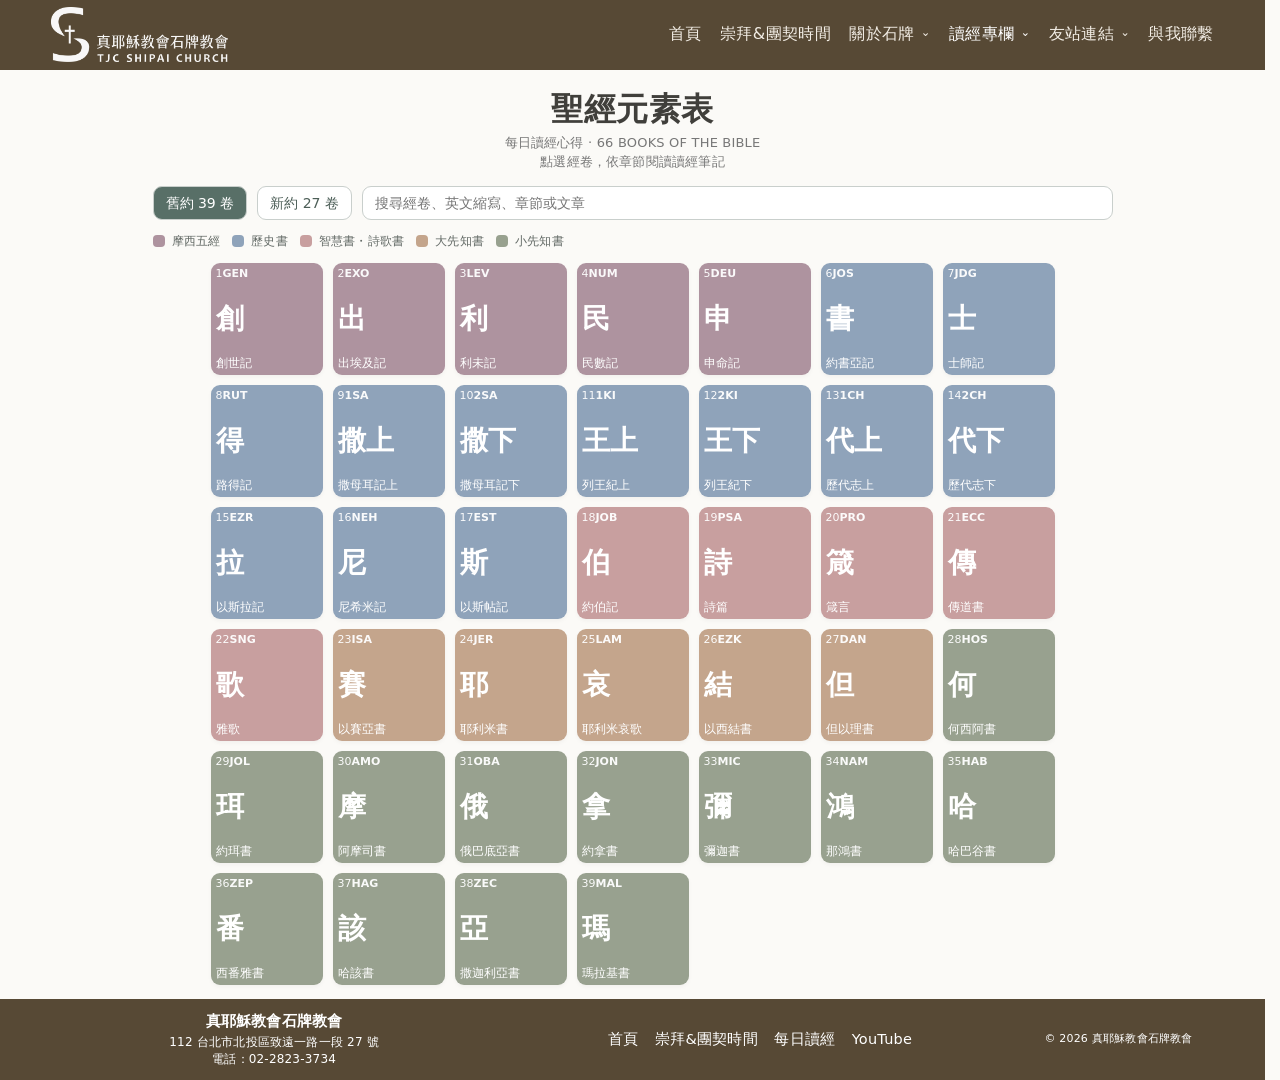
<file: bible.html>
<!doctype html><html lang="zh-Hant"><head><meta charset="utf-8"><meta name="viewport" content="width=device-width,initial-scale=1"><meta name="description" content="每日讀經心得：以聖經元素表瀏覽新舊約66卷、逐章閱讀與查找心得。"><title>每日讀經心得｜聖經元素表</title><meta name="build-version" content="20261025-source-label"><link rel="icon" href="assets/bible-app-icon.svg" type="image/svg+xml"><meta property="og:type" content="website"><meta property="og:title" content="每日讀經心得｜聖經元素表"><meta property="og:description" content="免登入閱讀每日讀經心得，依聖經66卷與章節查找。"><meta property="og:url" content="https://h-s017.github.io/tjcshipai/bible.html"><meta property="og:image" content="https://h-s017.github.io/tjcshipai/assets/bible-share-card.svg"><meta name="twitter:card" content="summary_large_image"><link rel="manifest" href="manifest.webmanifest"><meta name="theme-color" content="#574935"><meta name="apple-mobile-web-app-capable" content="yes"><meta name="apple-mobile-web-app-title" content="每日讀經"><link rel="apple-touch-icon" href="assets/bible-app-icon.svg"><link rel="stylesheet" href="assets/styles.css?v=20261122-footer81-copyright"><link rel="stylesheet" href="assets/navigation.css?v=20261113-type-news"><link rel="stylesheet" href="assets/bible-theme.css?v=20261122-unified-footer"><style>
:root{font-family:system-ui,"Noto Sans TC",sans-serif;color:#403f3b;background:#fbfaf7}*{box-sizing:border-box}body{margin:0}header{background:#574935;color:#fff;padding:17px max(18px,calc((100vw - 1020px)/2));display:flex;align-items:center;justify-content:space-between}header a{color:inherit;text-decoration:none;font-weight:600}header span{font-size:12px;letter-spacing:.12em;color:#e3d8c9}main{max-width:1020px;padding:36px 18px 90px;margin:auto}h1{text-align:center;font-size:clamp(27px,5vw,42px);font-weight:600;margin:0 0 8px}.intro{text-align:center;color:#777;line-height:1.7;margin:0 0 28px}.controls{display:flex;gap:10px;flex-wrap:wrap;margin-bottom:22px}.controls button,.back{border:1px solid #c9cfcc;background:white;color:#4c5e57;padding:11px 17px;border-radius:9px;cursor:pointer}.controls button.active{background:#586f67;color:white}.controls input{flex:1;min-width:150px;border:1px solid #c9cfcc;border-radius:9px;padding:11px;font:inherit}.grid{display:grid;grid-template-columns:repeat(3,minmax(0,1fr));gap:12px}@media(min-width:700px){.grid{grid-template-columns:repeat(6,minmax(0,1fr))}}.tile{border:0;aspect-ratio:1;border-radius:14px;color:white;padding:12px;display:flex;flex-direction:column;justify-content:space-between;cursor:pointer;box-shadow:0 2px 4px #0000000a;transition:transform .15s}.tile:hover{transform:translateY(-3px)}.tile:focus-visible,.chapter:focus-visible{outline:3px solid #554735;outline-offset:3px}.tile .top{display:flex;justify-content:space-between;font-size:clamp(11px,2.5vw,15px);opacity:.95}.tile .center{text-align:center;font-size:clamp(25px,6vw,41px);font-weight:700;line-height:1.15}.tile .name{text-align:center;font-size:clamp(11px,2.9vw,15px)}.detail{margin-top:32px;border-top:1px solid #ddd;padding-top:25px}.detail h2{font-size:28px;margin:6px 0}.sub{color:#77817c;margin-bottom:20px}.chapters{display:grid;grid-template-columns:repeat(5,1fr);gap:9px}@media(min-width:700px){.chapters{grid-template-columns:repeat(10,1fr)}}.chapter{border:1px solid #cbd3d0;background:#fff;border-radius:8px;min-height:45px;font:inherit;cursor:pointer}.chapter.active{background:#596f67;color:#fff}.entry{background:#f0f2ef;border-radius:13px;margin-top:20px;padding:22px;line-height:1.7}.entry h3{margin:0 0 6px}.entry p{margin:7px 0}.muted{color:#6a7570}.hidden{display:none}footer{text-align:center;color:#85817b;font-size:13px;margin-top:44px}footer a{color:inherit;text-decoration:none}footer a:hover,footer a:focus-visible{text-decoration:underline}#detail:not(.hidden) + footer{display:none}#books:empty:after{content:"查無符合的經卷";color:#777}.category-legend{display:flex;flex-wrap:wrap;gap:8px 14px;margin:-5px 0 18px}.legend-item{display:inline-flex;align-items:center;gap:7px;font-size:13px;color:#626965}.legend-dot{width:12px;height:12px;border-radius:4px;flex:none}.tile{position:relative}.tile .category-name{font-size:11px;line-height:1.2;opacity:.94;text-align:center;letter-spacing:.02em}.tile .name{line-height:1.3}
.reading-toolbar{display:flex;gap:9px;justify-content:space-between;align-items:center;flex-wrap:wrap;margin:12px 0}.reading-toolbar button,.share{border:1px solid #cbd3d0;background:#fff;border-radius:9px;padding:10px 13px;color:#405e54;font:inherit;cursor:pointer}.reading-toolbar button:disabled{opacity:.35;cursor:default}.article-card{display:block;background:#fff;border:1px solid #d9dfdc;border-radius:12px;padding:17px 18px;margin:12px 0;text-decoration:none;color:#343c38;box-shadow:0 2px 6px #00000008}.article-card:hover,.article-card:focus-visible{border-color:#607d71;box-shadow:0 4px 13px #00000012}.article-card .source{font-size:13px;color:#567267}.article-card .article-title{display:block;font-size:17px;font-weight:650;margin:7px 0;line-height:1.55}.article-card .date{font-size:12px;color:#747d78}.article-card .read{float:right;color:#356653;font-size:13px}.result-title{font-size:17px;margin:18px 0 8px}#entry>.result-title,#entry>h3,#entry>h4{display:none!important}.search-results{margin:0 0 24px}.search-results[hidden]{display:none}.search-hit{width:100%;text-align:left;border:1px solid #d9dfdc;background:#fff;border-radius:9px;padding:12px;margin:6px 0;font:inherit;cursor:pointer;color:#334b42}.search-hit small{display:block;color:#6c7772;margin-top:4px}.entry{scroll-margin-top:14px}.detail{scroll-margin-top:12px}@media(max-width:699px){main{padding:24px 14px 65px}.grid{gap:9px}.tile{padding:9px;border-radius:11px}.detail{margin-top:20px}.chapters{grid-template-columns:repeat(5,minmax(0,1fr));gap:7px}.chapter{min-height:46px}.entry{padding:16px;margin-top:14px}.controls input{flex-basis:100%}.article-card{padding:15px}.reading-toolbar button{flex:1;min-width:110px}} 
/* Share one square grid across both testaments, sized to fit the 27 New Testament books. */
@media(min-width:700px){
  html{scrollbar-gutter:stable}
  header{padding:10px max(32px,6vw,calc((100vw - 960px)/2))}
  main{width:calc(100% - clamp(64px,12vw,160px));max-width:960px;padding:20px 0 14px}
  h1{font-size:32px;line-height:1.2;margin:0 0 6px}
  .intro{font-size:13px;line-height:1.45;margin-bottom:14px}
  .controls{gap:10px;margin-bottom:14px}
  .controls button,.controls input{min-height:34px;font-size:14px;line-height:20px;padding:6px 12px}
  .category-legend{gap:6px 12px;margin:0 0 14px}
  .legend-item{font-size:12px;line-height:1.3}
  .grid{grid-template-columns:repeat(auto-fill,minmax(96px,1fr));gap:10px}
  .tile{aspect-ratio:1;padding:8px;border-radius:9px}
  .tile .top{font-size:11px;line-height:1.1}
  .tile .center{font-size:28px;line-height:1.05}
  .tile .name{font-size:12px;line-height:1.2}
  .grid[data-viewport-fit="true"]{grid-template-columns:repeat(var(--book-columns),var(--book-size));justify-content:center}
  .grid[data-viewport-fit="true"] .tile{width:var(--book-size);height:var(--book-size);aspect-ratio:1;min-height:0;padding:var(--book-padding);gap:1px}
  .grid[data-viewport-fit="true"] .top{font-size:max(9px,calc(11px * var(--book-scale)));line-height:1.05}
  .grid[data-viewport-fit="true"] .center{font-size:var(--book-center-size);white-space:nowrap}
  .grid[data-viewport-fit="true"] .name{font-size:max(9px,calc(12px * var(--book-scale)));line-height:1.1}
  footer{font-size:11px;line-height:1.4;margin-top:12px}
}
@media(min-width:700px) and (max-height:600px){
  header{padding-block:8px}
  main{padding-top:12px;padding-bottom:12px}
  h1{font-size:26px;margin-bottom:8px}
  .intro{display:none}
  .controls{margin-bottom:10px}
  .category-legend{margin-bottom:12px}
  footer{margin-top:10px}
}

/* Match the homepage navigation scale without changing the Bible grid. */
@media (min-width:601px){
  body.bible-page .site-header{padding-top:6.8px;padding-bottom:6.8px}
  body.bible-page .site-header .brand{width:177.65px;height:54.91px}
  body.bible-page .site-header .menu-button{width:37.4px;height:37.4px;padding:8.5px;gap:4px}
  body.bible-page .site-header .menu-button span{width:20.4px;height:1.3px}
  body.bible-page .site-header .menu-button[aria-expanded="true"] span:nth-child(1){transform:translateY(5.5px) rotate(45deg)}
  body.bible-page .site-header .menu-button[aria-expanded="true"] span:nth-child(3){transform:translateY(-5.5px) rotate(-45deg)}
}
body.bible-page .site-header{margin-bottom:0}
body.bible-page .detail,body.bible-page .entry{scroll-margin-top:92px}
</style></head><body class="bible-page"><header class="site-header">
    <a class="brand" href="index.html" aria-label="真耶穌教會石牌教會｜回到首頁"><span class="brand-logo" aria-hidden="true"></span></a>
    <nav class="nav" id="site-navigation" aria-label="主選單">
      <a href="index.html">首頁</a>
      <a href="schedule.html">崇拜&amp;團契時間</a>
      <div class="nav-item has-submenu">
        <button class="nav-trigger" type="button">關於石牌</button>
        <div class="submenu" aria-label="關於石牌子選單">
          <a href="history.html">教會沿革</a>
          <a href="testimonies.html">生命見證</a>
          <a href="index.html#news" hidden style="display:none">最新公告</a>
        </div>
      </div>
      <div class="nav-item has-submenu">
        <button class="nav-trigger is-current" type="button" aria-current="page">讀經專欄</button>
        <div class="submenu" aria-label="讀經專欄子選單">
          <a href="bible.html" aria-current="page">每日心得｜聖經元素表</a>
          <a href="https://tjcshipaiandtianmu.blogspot.com/" target="_blank" rel="noopener">石牌天母每日讀經心得網</a>
          <a href="https://isaiahkao.blogspot.com/" target="_blank" rel="noopener">如鷹展翅</a>
          <a href="https://prping.blogspot.com/" target="_blank" rel="noopener">牧養主的羊</a>
        </div>
      </div>
      <div class="nav-item has-submenu">
        <button class="nav-trigger" type="button">友站連結</button>
        <div class="submenu" aria-label="友站連結子選單">
          <a href="https://tjc.org/zh/" target="_blank" rel="noopener">真耶穌教會</a>
          <a href="https://tjc.org/zh/manna-magazine/" target="_blank" rel="noopener">Manna</a>
          <a href="https://sacredmusic.tjc.org.tw/" target="_blank" rel="noopener">真耶穌教會聖樂網</a>
          <a href="https://joy.org.tw/appw/" target="_blank" rel="noopener">宣道整合包</a>
          <a href="https://www.tvla.org.tw/" target="_blank" rel="noopener">台灣葡萄園社會關懷協會</a>
          <a href="https://www.rehoboth-welfare.org.tw/" target="_blank" rel="noopener">利河伯社會福利基金會</a>
          <a href="https://bible1.tjc.org/" target="_blank" rel="noopener">eRhema Bible App</a>
        </div>
      </div>

      <a href="contact.html">與我聯繫</a>
    </nav>
    <button class="menu-button" type="button" aria-label="開啟選單" aria-controls="site-navigation" aria-expanded="false"><span></span><span></span><span></span></button>
  </header><main><h1>聖經元素表</h1><p class="intro">每日讀經心得 · 66 BOOKS OF THE BIBLE<br>點選經卷，依章節閱讀讀經筆記</p><div class="controls"><button id="old" class="active" type="button">舊約 39 卷</button><button id="new" type="button">新約 27 卷</button><input id="search" aria-label="搜尋經卷" placeholder="搜尋經卷、英文縮寫、章節或文章"></div><div id="category-legend" class="category-legend" aria-label="聖經經卷分類色彩說明"></div><section id="search-results" class="search-results" hidden aria-live="polite"></section><section id="books" class="grid" aria-label="聖經經卷元素表"></section><section id="detail" class="detail hidden" aria-live="polite"><button id="close" class="back" type="button">← 返回經卷</button><h2 id="booktitle"></h2><p id="meta" class="sub"></p><h3>選擇章節</h3><div id="chapters" class="chapters"></div><div class="reading-toolbar"><button id="prev" type="button">← 上一章</button><button id="share" class="share" type="button">分享本章 ↗</button><button id="next" type="button">下一章 →</button></div><div id="entry" class="entry"></div><div class="reading-toolbar"><button id="prev-bottom" type="button">← 上一章</button><button id="next-bottom" type="button">下一章 →</button></div><footer class="chapter-footer"><a href="index.html" aria-label="返回石牌教會首頁">真耶穌教會石牌教會</a></footer></section></main><footer class="footer">
    <div><strong>真耶穌教會石牌教會</strong><p>112 台北市北投區致遠一路一段 27 號<br>電話：<a href="tel:+886228233734">02-2823-3734</a></p></div>
    <div class="footer-links"><a href="index.html">首頁</a><a href="schedule.html">崇拜&amp;團契時間</a><a href="https://tjcshipaiandtianmu.blogspot.com/" target="_blank" rel="noopener">每日讀經</a><a href="https://youtube.com/@TJChurchShipai" target="_blank" rel="noopener">YouTube</a></div>
    <small>© 2026 真耶穌教會石牌教會</small>
  </footer><script>
const books=[["創世記","創","GEN",50],["出埃及記","出","EXO",40],["利未記","利","LEV",27],["民數記","民","NUM",36],["申命記","申","DEU",34],["約書亞記","書","JOS",24],["士師記","士","JDG",21],["路得記","得","RUT",4],["撒母耳記上","撒上","1SA",31],["撒母耳記下","撒下","2SA",24],["列王紀上","王上","1KI",22],["列王紀下","王下","2KI",25],["歷代志上","代上","1CH",29],["歷代志下","代下","2CH",36],["以斯拉記","拉","EZR",10],["尼希米記","尼","NEH",13],["以斯帖記","斯","EST",10],["約伯記","伯","JOB",42],["詩篇","詩","PSA",150],["箴言","箴","PRO",31],["傳道書","傳","ECC",12],["雅歌","歌","SNG",8],["以賽亞書","賽","ISA",66],["耶利米書","耶","JER",52],["耶利米哀歌","哀","LAM",5],["以西結書","結","EZK",48],["但以理書","但","DAN",12],["何西阿書","何","HOS",14],["約珥書","珥","JOL",3],["阿摩司書","摩","AMO",9],["俄巴底亞書","俄","OBA",1],["約拿書","拿","JON",4],["彌迦書","彌","MIC",7],["那鴻書","鴻","NAM",3],["哈巴谷書","哈","HAB",3],["西番雅書","番","ZEP",3],["哈該書","該","HAG",2],["撒迦利亞書","亞","ZEC",14],["瑪拉基書","瑪","MAL",4],["馬太福音","太","MAT",28],["馬可福音","可","MRK",16],["路加福音","路","LUK",24],["約翰福音","約","JHN",21],["使徒行傳","徒","ACT",28],["羅馬書","羅","ROM",16],["哥林多前書","林前","1CO",16],["哥林多後書","林後","2CO",13],["加拉太書","加","GAL",6],["以弗所書","弗","EPH",6],["腓立比書","腓","PHP",4],["歌羅西書","西","COL",4],["帖撒羅尼迦前書","帖前","1TH",5],["帖撒羅尼迦後書","帖後","2TH",3],["提摩太前書","提前","1TI",6],["提摩太後書","提後","2TI",4],["提多書","多","TIT",3],["腓利門書","門","PHM",1],["希伯來書","來","HEB",13],["雅各書","雅","JAS",5],["彼得前書","彼前","1PE",5],["彼得後書","彼後","2PE",3],["約翰一書","約一","1JN",5],["約翰二書","約二","2JN",1],["約翰三書","約三","3JN",1],["猶大書","猶","JUD",1],["啟示錄","啟","REV",22]];let testament='old',selected=-1,chapter=1,searchTimer=0;
const el=id=>document.getElementById(id);
const categories=[
 {name:'摩西五經',start:0,end:4,color:'#AE939F'},
 {name:'歷史書',start:5,end:16,color:'#8FA3BA'},
 {name:'智慧書・詩歌書',start:17,end:21,color:'#C89F9F'},
 {name:'大先知書',start:22,end:26,color:'#C4A58C'},
 {name:'小先知書',start:27,end:38,color:'#98A18F'},
 {name:'福音書',start:39,end:42,color:'#C89D9E'},
 {name:'使徒行傳',start:43,end:43,color:'#91B2B0'},
 {name:'保羅書信',start:44,end:56,color:'#9AA4BF'},
 {name:'普通書信',start:57,end:64,color:'#C8AD94'},
 {name:'預言書',start:65,end:65,color:'#A695B1'}
];
function categoryOf(i){return categories.find(c=>i>=c.start&&i<=c.end)}
function renderLegend(){const box=el('category-legend');box.replaceChildren();for(const c of categories.filter(c=>testament==='old'?c.end<39:c.start>=39)){const item=document.createElement('span');item.className='legend-item';const dot=document.createElement('span');dot.className='legend-dot';dot.style.backgroundColor=c.color;item.append(dot,document.createTextNode(c.name));box.append(item)}}
function setUrl(){const u=new URL(location.href);if(selected>=0){u.searchParams.set('book',books[selected][2]);u.searchParams.set('chapter',chapter);u.hash='detail'}else{u.searchParams.delete('book');u.searchParams.delete('chapter');u.hash=''}history.replaceState(null,'',u)}
function render(){el('books').replaceChildren();renderLegend();const q=el('search').value.trim().toLowerCase();books.forEach((b,i)=>{if((testament==='old'&&i>=39)||(testament==='new'&&i<39)||!(b[0]+b[1]+b[2]).toLowerCase().includes(q))return;const button=document.createElement('button');button.type='button';button.className='tile';const category=categoryOf(i);button.style.background=category.color;button.setAttribute('aria-label',b[0]+'，'+category.name+'，共'+b[3]+'章');button.innerHTML='<span class="top"><span>'+(i+1)+'</span><strong>'+b[2]+'</strong></span><span class="center">'+b[1]+'</span><span class="name">'+b[0]+'</span>';button.addEventListener('click',()=>openBook(i));el('books').append(button)});scheduleBookGridFit()}

let bookGridFrame=0;
function scheduleBookGridFit(){
  cancelAnimationFrame(bookGridFrame);
  bookGridFrame=requestAnimationFrame(fitBookGrid);
}
function fitBookGrid(){
  const grid=el('books');
  const clear=()=>{delete grid.dataset.viewportFit;delete grid.dataset.fitColumns;delete grid.dataset.fitRows;['--book-columns','--book-size','--book-scale','--book-center-size','--book-padding'].forEach(key=>grid.style.removeProperty(key))};
  if(!matchMedia('(min-width:700px)').matches||el('search').value.trim()||!grid.children.length){clear();return}
  const main=document.querySelector('main'),footer=document.querySelector('footer');
  const gap=parseFloat(getComputedStyle(grid).rowGap)||10;
  const footerStyle=getComputedStyle(footer);
  const reserved=footer.getBoundingClientRect().height+(parseFloat(footerStyle.marginTop)||0)+(parseFloat(getComputedStyle(main).paddingBottom)||0)+4;
  const bounds=grid.getBoundingClientRect();
  const available=Math.floor(document.documentElement.clientHeight-(bounds.top+window.scrollY)-reserved);
  const count=grid.children.length;
  // Keep card size and column count identical when switching testaments.
  const layoutCount=27;
  const maxColumns=Math.min(layoutCount,Math.floor((bounds.width+gap)/(52+gap)));
  let best=null;
  for(let columns=3;columns<=maxColumns;columns++){
    const rows=Math.ceil(layoutCount/columns);
    const size=Math.floor(Math.min(112,(bounds.width-gap*(columns-1))/columns,(available-gap*(rows-1))/rows));
    if(size<52)continue;
    const waste=columns*rows-layoutCount;
    if(!best||size>best.size||(size===best.size&&(waste<best.waste||(waste===best.waste&&rows<best.rows))))best={columns,rows,size,waste};
  }
  if(!best){clear();return}
  grid.dataset.viewportFit='true';
  grid.dataset.fitColumns=best.columns;
  grid.dataset.fitRows=Math.ceil(count/best.columns);
  grid.style.setProperty('--book-columns',best.columns);
  grid.style.setProperty('--book-size',best.size+'px');
  const scale=Math.max(0.65,Math.min(1,best.size/100));
  const padding=best.size<72?3:5;
  grid.style.setProperty('--book-scale',scale.toFixed(3));
  grid.style.setProperty('--book-padding',padding+'px');
  grid.style.setProperty('--book-center-size',Math.min(28*scale,(best.size-padding*2-2)/2).toFixed(2)+'px');
}
window.addEventListener('resize',scheduleBookGridFit);
window.addEventListener('load',scheduleBookGridFit);
if(document.fonts)document.fonts.ready.then(scheduleBookGridFit);

function openBook(i,ch=1,scroll=true){selected=i;chapter=ch;testament=i<39?'old':'new';el('old').classList.toggle('active',testament==='old');el('new').classList.toggle('active',testament==='new');el('booktitle').textContent=books[i][0];el('meta').textContent=books[i][2]+' · '+books[i][3]+' 章';el('detail').classList.remove('hidden');setUrl();showChapters();if(scroll)el('detail').scrollIntoView({behavior:'smooth',block:'start'})}
function moveChapter(delta){if(selected<0)return;let i=selected,n=chapter+delta;if(n<1){if(i===0)return;i--;n=books[i][3]}else if(n>books[i][3]){if(i===books.length-1)return;i++;n=1}if(i!==selected){openBook(i,n,false)}else{chapter=n;setUrl();showChapters()}el('entry').scrollIntoView({behavior:'smooth',block:'start'})}
function showChapters(){el('chapters').replaceChildren();for(let n=1;n<=books[selected][3];n++){const b=document.createElement('button');b.type='button';b.className='chapter'+(n===chapter?' active':'');b.textContent=n;b.setAttribute('aria-label','第'+n+'章');b.setAttribute('aria-current',n===chapter?'true':'false');b.addEventListener('click',()=>{chapter=n;setUrl();showChapters();el('entry').scrollIntoView({behavior:'smooth',block:'start'})});el('chapters').append(b)}const prev=selected===0&&chapter===1,next=selected===books.length-1&&chapter===books[selected][3];['prev','prev-bottom'].forEach(id=>el(id).disabled=prev);['next','next-bottom'].forEach(id=>el(id).disabled=next);const entry=el('entry');entry.replaceChildren();const title=document.createElement('h3');title.textContent=books[selected][0]+' 第 '+chapter+' 章';const p=document.createElement('p');p.className='muted';p.textContent='正在載入讀經心得…';entry.append(p);renderMatches()}
function choose(t){testament=t;selected=-1;setUrl();el('detail').classList.add('hidden');el('old').classList.toggle('active',t==='old');el('new').classList.toggle('active',t==='new');render()}
el('old').onclick=()=>choose('old');el('new').onclick=()=>choose('new');el('search').oninput=()=>{render();clearTimeout(searchTimer);searchTimer=setTimeout(searchAll,180)};el('close').onclick=()=>{selected=-1;setUrl();el('detail').classList.add('hidden');el('books').scrollIntoView({behavior:'smooth'})};['prev','prev-bottom'].forEach(id=>el(id).onclick=()=>moveChapter(-1));['next','next-bottom'].forEach(id=>el(id).onclick=()=>moveChapter(1));el('share').onclick=async()=>{setUrl();const url=location.href;try{if(navigator.share)await navigator.share({title:books[selected][0]+' 第'+chapter+'章讀經心得',url});else if(navigator.clipboard){await navigator.clipboard.writeText(url);el('share').textContent='已複製連結 ✓';setTimeout(()=>el('share').textContent='分享本章 ↗',1800)}else prompt('複製本章連結',url)}catch(e){if(e.name!=='AbortError')prompt('複製本章連結',url)}};
render();
function searchReference(q){const t=q.replace(/\s+/g,'').replace(/第/g,'').replace(/章$/,'').toUpperCase();for(const [i,a] of aliases.entries()){for(const name of [a[1],a[0],books[i][2]]){if(!t.startsWith(name))continue;const suffix=t.slice(name.length).replace(/^[:：]/,'');if(!suffix)continue;const n=numberOf(suffix);if(Number.isInteger(n)&&n>0&&n<=books[i][3])return {i,ch:n}}}return null}
async function searchAll(){const q=el('search').value.trim();const box=el('search-results');box.replaceChildren();if(!q){box.hidden=true;return}box.hidden=false;const ref=searchReference(q);if(ref){const b=document.createElement('button');b.className='search-hit';b.textContent=books[ref.i][0]+' 第 '+ref.ch+' 章 →';b.onclick=()=>openBook(ref.i,ref.ch);box.append(b)}const archive=await loadArchive();if(q!==el('search').value.trim())return;if(!archive)return;const hits=archive.filter(p=>p.title.includes(q)).slice(0,35);if(hits.length){const heading=document.createElement('h3');heading.className='result-title';heading.textContent='文章標題搜尋結果'+(hits.length===35?'（顯示前 35 筆）':'');box.append(heading);for(const p of hits){const a=document.createElement('a');a.className='article-card';a.href=p.url;a.target='_blank';a.rel='noopener noreferrer';const src=document.createElement('span');src.className='source';src.textContent=p.source==='石牌・天母每日讀經心得'?'真耶穌教會石牌天母每日讀經心得':p.source;const title=document.createElement('strong');title.className='article-title';title.textContent=p.title;const date=document.createElement('span');date.className='date';date.textContent=p.date||'';a.append(src,title,date);box.append(a)}}if(!box.children.length){const p=document.createElement('p');p.className='muted';p.textContent='沒有符合的章節或文章標題';box.append(p)}}
function restoreLink(){const params=new URLSearchParams(location.search),hash=new URLSearchParams(location.hash.slice(1)),id=params.get('book')||hash.get('book'),raw=params.get('chapter')||hash.get('chapter')||(params.get('book')||'').match(/chapter=(\d+)/)?.[1],n=Number(raw);const i=books.findIndex(b=>b[2]===id);if(i>=0&&Number.isInteger(n)&&n>=1&&n<=books[i][3]){openBook(i,n,false);requestAnimationFrame(()=>{el('detail').scrollIntoView({block:'start'});setTimeout(()=>el('entry').scrollIntoView({block:'start'}),300)})}}
const sources=[{name:'石牌・天母每日讀經心得',base:'https://tjcshipaiandtianmu.blogspot.com'},{name:'如鷹展翅',base:'https://isaiahkao.blogspot.com'},{name:'牧養主的羊',base:'https://prping.blogspot.com'}];
const cache={};let archivePromise=null;
function loadArchive(){if(!archivePromise)archivePromise=fetch('data/bible-posts.json',{cache:'no-store'}).then(r=>{if(!r.ok)throw Error('index pending');return r.json()}).then(data=>(data.posts||[]).map(p=>({...p,match:identify(p.title)}))).catch(()=>null);return archivePromise}
const cn={'〇':0,'零':0,'一':1,'二':2,'三':3,'四':4,'五':5,'六':6,'七':7,'八':8,'九':9,'十':10,'百':100,'廿':20,'卅':30,'兩':2};
function numberOf(s){if(/^[零〇一二三四五六七八九]+$/.test(s))return Number([...s].map(c=>({'零':0,'〇':0,'一':1,'二':2,'三':3,'四':4,'五':5,'六':6,'七':7,'八':8,'九':9})[c]).join(''));if(/^\d+$/.test(s))return Number(s);const digits={'零':0,'〇':0,'一':1,'二':2,'三':3,'四':4,'五':5,'六':6,'七':7,'八':8,'九':9,'壹':1,'貳':2,'參':3,'肆':4,'伍':5,'陸':6,'柒':7,'捌':8,'玖':9};let total=0,part=0;for(const c of s){if(c==='百'||c==='佰'){total+=(part||1)*100;part=0}else if(c==='十'||c==='拾'){total+=(part||1)*10;part=0}else if(c==='廿'){total+=20;part=0}else if(c==='卅'){total+=30;part=0}else if(c in digits){part=digits[c]}else return NaN}return total+part}
const aliases=[['創','創世記'],['出','出埃及記'],['利','利未記'],['民','民數記'],['申','申命記'],['書','約書亞記'],['士','士師記'],['得','路得記'],['撒上','撒母耳記上'],['撒下','撒母耳記下'],['王上','列王紀上'],['王下','列王紀下'],['代上','歷代志上'],['代下','歷代志下'],['拉','以斯拉記'],['尼','尼希米記'],['斯','以斯帖記'],['伯','約伯記'],['詩','詩篇'],['箴','箴言'],['傳','傳道書'],['歌','雅歌'],['賽','以賽亞書'],['耶','耶利米書'],['哀','耶利米哀歌'],['結','以西結書'],['但','但以理書'],['何','何西阿書'],['珥','約珥書'],['摩','阿摩司書'],['俄','俄巴底亞書'],['拿','約拿書'],['彌','彌迦書'],['鴻','那鴻書'],['哈','哈巴谷書'],['番','西番雅書'],['該','哈該書'],['亞','撒迦利亞書'],['瑪','瑪拉基書'],['太','馬太福音'],['可','馬可福音'],['路','路加福音'],['約','約翰福音'],['徒','使徒行傳'],['羅','羅馬書'],['林前','哥林多前書'],['林後','哥林多後書'],['加','加拉太書'],['弗','以弗所書'],['腓','腓立比書'],['西','歌羅西書'],['帖前','帖撒羅尼迦前書'],['帖後','帖撒羅尼迦後書'],['提前','提摩太前書'],['提後','提摩太後書'],['多','提多書'],['門','腓利門書'],['來','希伯來書'],['雅','雅各書'],['彼前','彼得前書'],['彼後','彼得後書'],['約一','約翰一書'],['約二','約翰二書'],['約三','約翰三書'],['猶','猶大書'],['啟','啟示錄']];
function identify(title){
 const firstChapterOverrides={"利未記導讀":2,"雖然知道，仍要提醒（猶）":64,"路加福音概論":41,"對弟兄幸災樂禍的以東人（俄）":30,"耶利米書簡介":23,"民數記文集(1-36)":3,"申命記文集（1-34)":4,"出埃及記文集（16-40章）":1,"利未記文集(1-27)":2};
 if(Object.prototype.hasOwnProperty.call(firstChapterOverrides,title))return {i:firstChapterOverrides[title],ch:1};
 if(title.includes('誰像耶和華')&&title.includes('彌迦書大要'))return {i:32,ch:1};
 const t=title.normalize('NFKC').replace(/\s+/g,'').replace(/創世紀/g,'創世記').replace(/列王記/g,'列王紀').replace(/歷代誌/g,'歷代志').replace(/約翰壹書/g,'約翰一書').replace(/約翰貳書/g,'約翰二書').replace(/約翰[參叁]書/g,'約翰三書').replace(/啓/g,'啟').replace(/ㄧ/g,'一');
 if(/(?:章|篇)?[一二三四五六七八九十0-9]+(?:章|篇)?[-～至][一二三四五六七八九十0-9]/.test(t))return null;
 const explicit=t.match(/(?:約翰[一二三壹貳參]書|約[一二三壹貳參])(?:第)?([0-9〇零一二三四五六七八九十百廿卅壹貳參肆伍陸柒捌玖拾佰]+)(?:章|篇)?(?=$|[）)】\]、，,：:\-～至])/);
 if(explicit){const prefix=t.slice(explicit.index).match(/^(約翰[一二三壹貳參]書|約[一二三壹貳參])/)[1];const n={'一':0,'二':1,'三':2,'壹':0,'貳':1,'參':2}[prefix.includes('約翰')?prefix[2]:prefix[1]];const ch=numberOf(explicit[1]);if(n!==undefined&&ch>=1&&ch<=books[61+n][3])return {i:61+n,ch}}
 const sorted=aliases.map((a,i)=>({i,a})).sort((x,y)=>y.a[1].length-x.a[1].length||y.a[0].length-x.a[0].length);
 for(const {i,a} of sorted){for(const form of [a[1],a[0]]){
 const re=new RegExp('(?:^|[（(【\\[、，,：:])'+form+'(?:第)?([0-9〇零一二三四五六七八九十百廿卅壹貳參肆伍陸柒捌玖拾佰]+)(?:章|篇)?(?=$|[）)】\\]、，,：:\\-～至])');
 const m=t.match(re);if(!m)continue;const ch=numberOf(m[1]);if(ch>=1&&ch<=books[i][3])return {i,ch}
 }}return null
}
function loadSource(source){if(cache[source.base])return cache[source.base];cache[source.base]=new Promise(resolve=>{const cb='bibleFeed'+Math.random().toString(36).slice(2);const script=document.createElement('script');let done=false;const finish=(data)=>{if(done)return;done=true;delete window[cb];script.remove();resolve(data)};window[cb]=data=>{const entries=(data.feed&&data.feed.entry||[]).map(e=>({title:e.title.$t,url:(e.link||[]).find(l=>l.rel==='alternate')?.href,date:e.published?.$t?.slice(0,10),match:identify(e.title.$t)})).filter(e=>e.url);finish(entries)};script.onerror=()=>finish([]);script.src=source.base+'/feeds/posts/default?alt=json-in-script&max-results=150&callback='+cb;document.head.append(script);setTimeout(()=>finish([]),12000)});return cache[source.base]}
async function renderMatches(){
  const i=selected,ch=chapter,entry=el('entry');
  const archive=await loadArchive();
  const results=archive?sources.map(s=>archive.filter(p=>p.source===s.name)):await Promise.all(sources.map(loadSource));
  if(i!==selected||ch!==chapter)return;
  entry.replaceChildren();
  const title=document.createElement('h3');
  title.textContent=books[i][0]+' 第 '+ch+' 章';
  const hits=results.flatMap(posts=>posts.filter(p=>p.match&&p.match.i===i&&p.match.ch===ch));
  hits.sort((a,b)=>(b.date||'').localeCompare(a.date||'')||(a.title||'').localeCompare(b.title||''));
  for(const post of hits){
    const link=document.createElement('a');
    link.className='article-card';
    link.href=post.url;
    link.target='_blank';
    link.rel='noopener noreferrer';
    const source=document.createElement('span');
    source.className='source';
    source.textContent=post.source==='石牌・天母每日讀經心得'?'真耶穌教會石牌天母每日讀經心得':(post.source||'讀經心得');
    const name=document.createElement('strong');
    name.className='article-title';
    name.textContent=post.title;
    const date=document.createElement('span');
    date.className='date';
    date.textContent=post.date||'';
    const read=document.createElement('span');
    read.className='read';
    read.textContent='閱讀文章 ↗';
    link.append(source,name,date,read);
    entry.append(link);
  }
  if(!hits.length){
    const p=document.createElement('p');
    p.className='muted';
    p.textContent='目前尚無符合本章的心得文章。';
    entry.append(p);
  }
}
if('serviceWorker' in navigator)window.addEventListener('load',()=>navigator.serviceWorker.register('./sw.js').catch(error=>console.warn('PWA offline cache unavailable',error)));
restoreLink();
window.addEventListener('popstate',restoreLink);window.addEventListener('hashchange',restoreLink);
// Restore the complete book grid if an embedded browser restores a stale/empty DOM.
function ensureBookGrid(){
 if(!el('books').children.length && !el('search').value.trim())render();
}
window.addEventListener('pageshow',ensureBookGrid);
document.addEventListener('DOMContentLoaded',ensureBookGrid);
ensureBookGrid();
</script><script src="assets/app.js?v=20260918-2"></script></body></html>
</file>
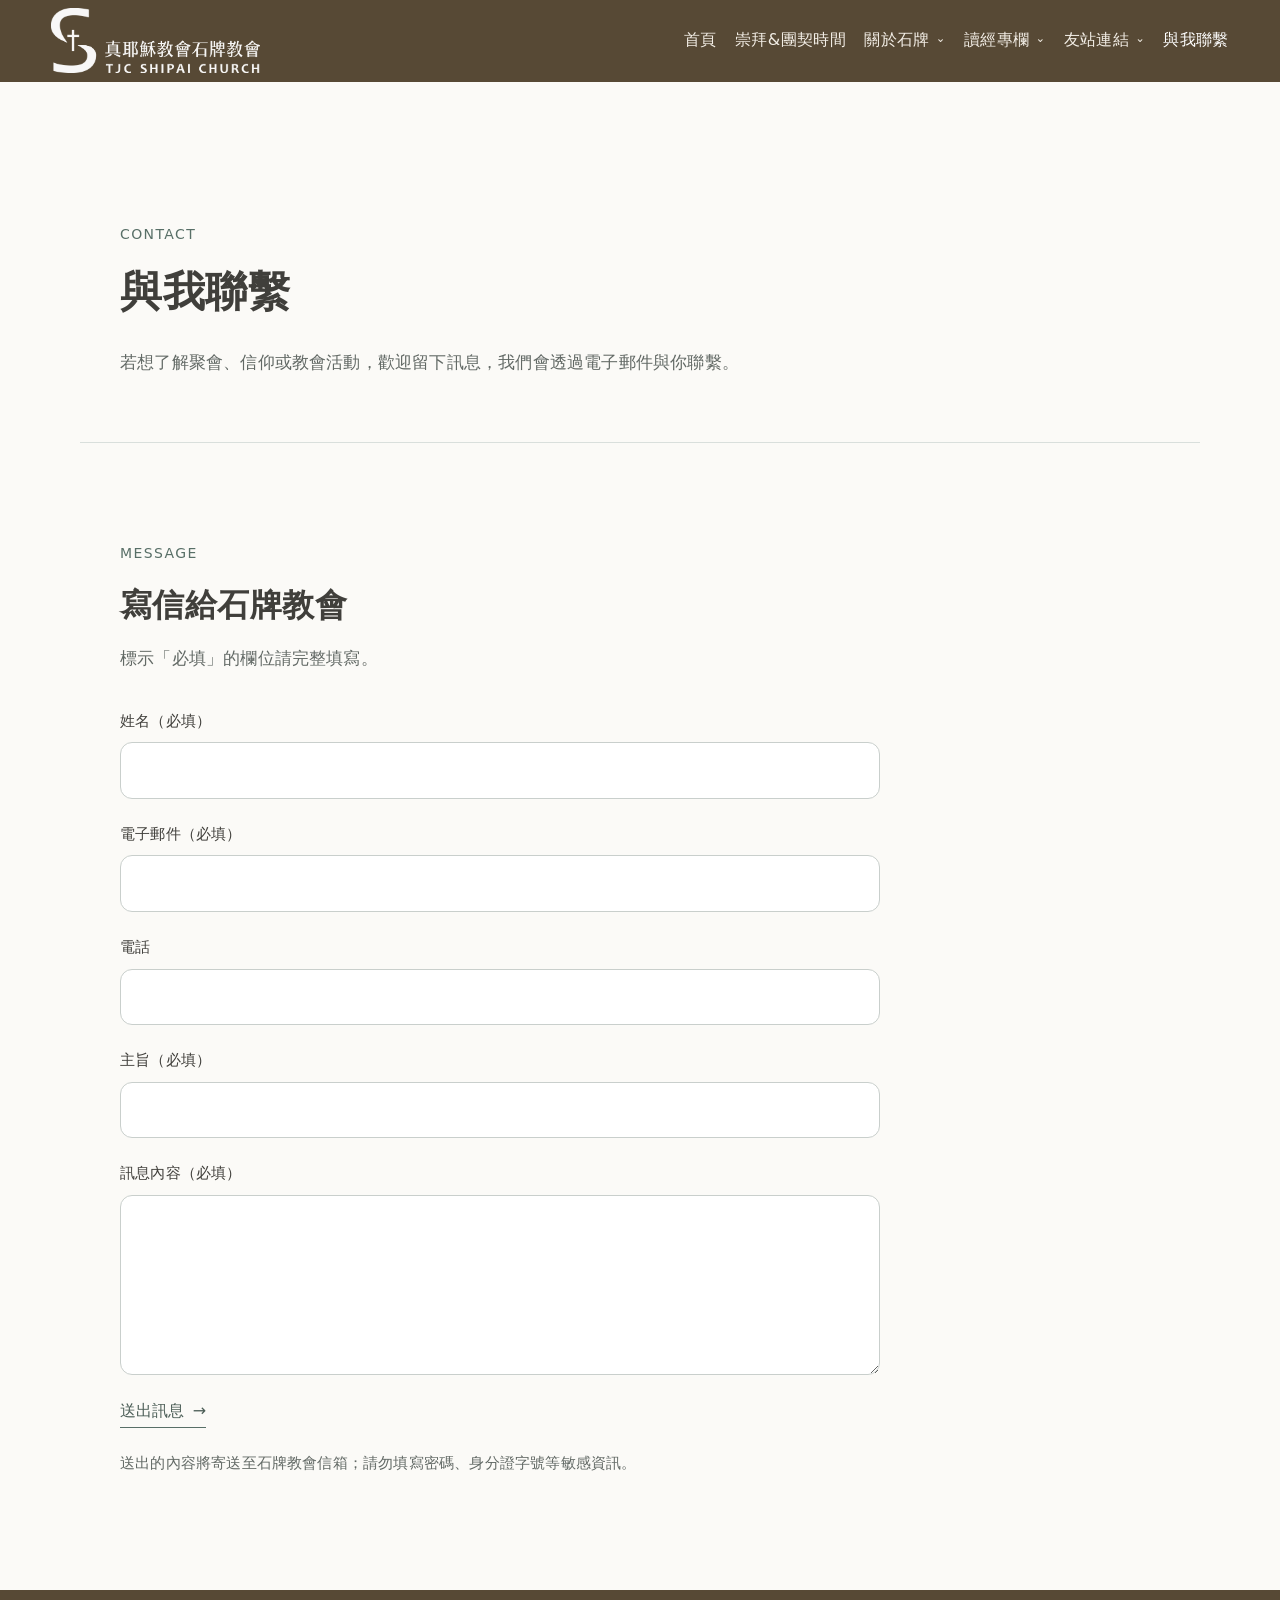
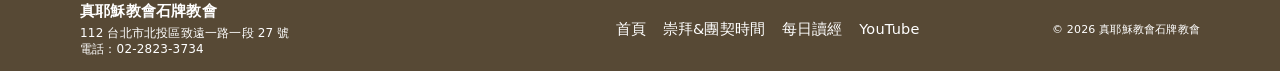
<file: contact.html>
<!doctype html>
<html lang="zh-Hant">
<head>
  <meta charset="utf-8" />
  <meta name="viewport" content="width=device-width, initial-scale=1" />
  <title>與我聯繫｜真耶穌教會石牌教會</title>
  <meta name="description" content="聯絡真耶穌教會石牌教會，留下姓名、電子郵件與訊息。" />
  <link rel="icon" type="image/svg+xml" href="assets/favicon.svg" />
  
  <link rel="canonical" href="https://h-s017.github.io/tjcshipai/contact.html" />
<link rel="preconnect" href="https://fonts.googleapis.com">
  <link rel="preconnect" href="https://fonts.gstatic.com" crossorigin>
  <link href="https://fonts.googleapis.com/css2?family=Cormorant+Garamond:wght@400;500;600&family=Noto+Serif+TC:wght@300;400;500;600&display=swap" rel="stylesheet">
  <link rel="stylesheet" href="assets/styles.css?v=20261122-footer81-copyright" />
  <link rel="stylesheet" href="assets/navigation.css?v=20261013-nav" />
  <link rel="stylesheet" href="assets/bible-theme.css?v=20261122-unified-footer" />
</head>
<body>
  <header class="site-header">
    <a class="brand" href="index.html" aria-label="真耶穌教會石牌教會｜回到首頁"><span class="brand-logo" aria-hidden="true"></span></a>
    <nav class="nav" id="site-navigation" aria-label="主選單">
      <a href="index.html">首頁</a>
      <a href="schedule.html">崇拜&amp;團契時間</a>
      <div class="nav-item has-submenu">
        <button class="nav-trigger" type="button">關於石牌</button>
        <div class="submenu" aria-label="關於石牌子選單">
          <a href="history.html">教會沿革</a>
          <a href="testimonies.html">生命見證</a>
          <a href="index.html#news" hidden style="display:none">最新公告</a>
        </div>
      </div>
      <div class="nav-item has-submenu">
        <button class="nav-trigger" type="button">讀經專欄</button>
        <div class="submenu" aria-label="讀經專欄子選單">
          <a href="bible.html">每日心得｜聖經元素表</a>
          <a href="https://tjcshipaiandtianmu.blogspot.com/" target="_blank" rel="noopener">石牌天母每日讀經心得網</a>
          <a href="https://isaiahkao.blogspot.com/" target="_blank" rel="noopener">如鷹展翅</a>
          <a href="https://prping.blogspot.com/" target="_blank" rel="noopener">牧養主的羊</a>
        </div>
      </div>
      <div class="nav-item has-submenu">
        <button class="nav-trigger" type="button">友站連結</button>
        <div class="submenu" aria-label="友站連結子選單">
          <a href="https://tjc.org/zh/" target="_blank" rel="noopener">真耶穌教會</a>
          <a href="https://tjc.org/zh/manna-magazine/" target="_blank" rel="noopener">Manna</a>
          <a href="https://sacredmusic.tjc.org.tw/" target="_blank" rel="noopener">真耶穌教會聖樂網</a>
          <a href="https://joy.org.tw/appw/" target="_blank" rel="noopener">宣道整合包</a>
          <a href="https://www.tvla.org.tw/" target="_blank" rel="noopener">台灣葡萄園社會關懷協會</a>
          <a href="https://www.rehoboth-welfare.org.tw/" target="_blank" rel="noopener">利河伯社會福利基金會</a>
          <a href="https://bible1.tjc.org/" target="_blank" rel="noopener">eRhema Bible App</a>
        </div>
      </div>

      <a href="contact.html" aria-current="page">與我聯繫</a>
    </nav>
    <button class="menu-button" type="button" aria-label="開啟選單" aria-controls="site-navigation" aria-expanded="false"><span></span><span></span><span></span></button>
  </header>
  <main>
    <section class="hero page-hero">
      <div class="eyebrow">Contact</div>
      <h1>與我聯繫</h1>
      <p class="hero-copy">若想了解聚會、信仰或教會活動，歡迎留下訊息，我們會透過電子郵件與你聯繫。</p>
    </section>
    <section class="section">
      <div class="section-kicker">Message</div>
      <div class="section-head"><h2>寫信給石牌教會</h2><p>標示「必填」的欄位請完整填寫。</p></div>
      <form class="contact-form" action="https://formsubmit.co/shipai.tjchurch@gmail.com" method="POST">
        <input type="hidden" name="_subject" value="石牌教會網站｜新聯絡訊息">
        <input type="hidden" name="_template" value="table">
        <input type="hidden" name="_captcha" value="false">
        <label>姓名（必填）<input type="text" name="姓名" autocomplete="name" required></label>
        <label>電子郵件（必填）<input type="email" name="email" autocomplete="email" required></label>
        <label>電話<input type="tel" name="電話" autocomplete="tel"></label>
        <label>主旨（必填）<input type="text" name="主旨" required></label>
        <label>訊息內容（必填）<textarea name="訊息內容" required></textarea></label>
        <label class="honeypot" aria-hidden="true">請勿填寫<input type="text" name="_honey" tabindex="-1" autocomplete="off"></label>
        <div><button class="button primary" type="submit">送出訊息</button></div>
        <p class="contact-note">送出的內容將寄送至石牌教會信箱；請勿填寫密碼、身分證字號等敏感資訊。</p>
      </form>
    </section>
  </main>
  <footer class="footer">
    <div><strong>真耶穌教會石牌教會</strong><p>112 台北市北投區致遠一路一段 27 號<br>電話：<a href="tel:+886228233734">02-2823-3734</a></p></div>
    <div class="footer-links"><a href="index.html">首頁</a><a href="schedule.html">崇拜&amp;團契時間</a><a href="https://tjcshipaiandtianmu.blogspot.com/" target="_blank" rel="noopener">每日讀經</a><a href="https://youtube.com/@TJChurchShipai" target="_blank" rel="noopener">YouTube</a></div>
    <small>© 2026 真耶穌教會石牌教會</small>
  </footer>
  <script src="assets/app.js"></script>
</body>
</html>
</file>
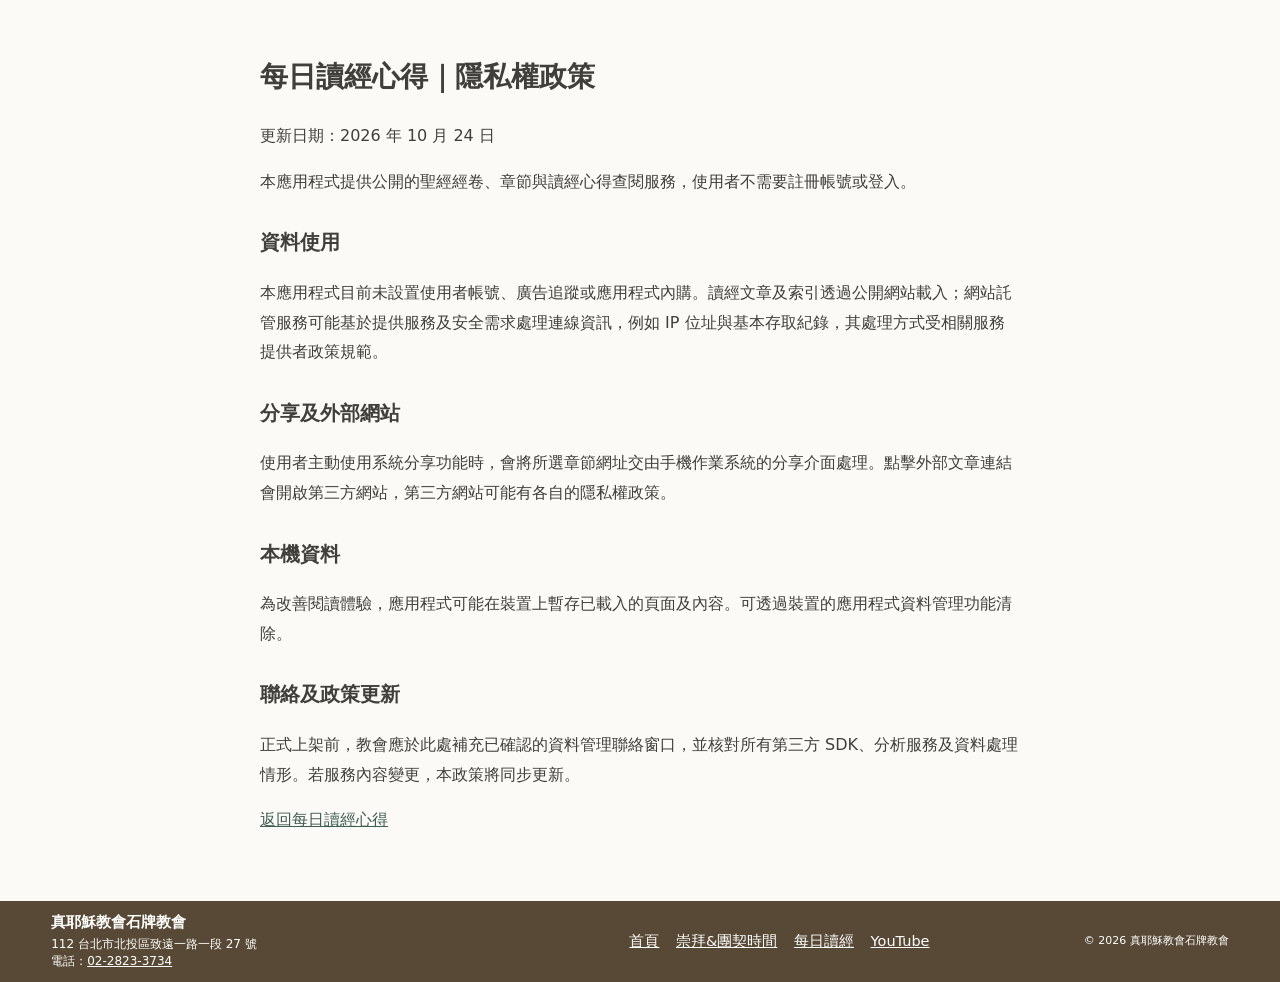
<file: privacy.html>
<!doctype html><html lang="zh-Hant"><head><meta charset="utf-8"><meta name="viewport" content="width=device-width,initial-scale=1"><title>隱私權政策｜每日讀經心得</title><style>body{font:16px/1.85 system-ui,sans-serif;color:#403f3b;background:#fbfaf7;margin:0;padding:0}main.privacy-content{max-width:760px;margin:auto;padding:32px 20px 50px}h1{font-size:28px}h2{font-size:20px;margin-top:28px}main a{color:#405e54}.footer{box-sizing:border-box;width:100%;background:#574935;color:#fff;padding:44px max(20px,calc((100% - 1120px)/2)) 56px;display:grid;grid-template-columns:1.1fr 1fr auto;gap:28px;align-items:start;font-size:14.5px;line-height:1.7}.footer strong,.footer p,.footer small,.footer a,.footer a:visited{color:#fff}.footer strong{font-weight:600}.footer p{margin:6px 0 0}.footer-links{display:flex;gap:16px;flex-wrap:wrap}.footer a:hover{text-decoration:underline;text-underline-offset:4px}.footer{box-sizing:border-box;max-width:none;height:81px;min-height:81px;padding:7px clamp(16px,4vw,54px);display:flex;flex-direction:row;align-items:center;justify-content:space-between;gap:clamp(12px,2vw,30px);line-height:1.35}.footer>div:first-child{min-width:0;flex:0 1 36%}.footer>div:first-child p{margin:3px 0 0;font-size:12px;line-height:1.4}.footer-links{flex-wrap:nowrap;gap:clamp(10px,1.3vw,20px);white-space:nowrap}.footer>small{flex:0 0 auto;font-size:11px;white-space:nowrap}@media(max-width:880px){.footer{height:81px;min-height:81px;padding:9px 16px;flex-direction:column;align-items:center;justify-content:center;gap:5px;text-align:center}.footer>div:first-child{flex:0 0 auto}.footer>div:first-child p{display:none}.footer>small{display:block;font-size:10px;line-height:1.2}.footer-links{justify-content:center;width:100%;gap:clamp(9px,2.2vw,18px);font-size:clamp(11px,2.5vw,13px)}}</style></head><body><main class="privacy-content"><h1>每日讀經心得｜隱私權政策</h1><p>更新日期：2026 年 10 月 24 日</p><p>本應用程式提供公開的聖經經卷、章節與讀經心得查閱服務，使用者不需要註冊帳號或登入。</p><h2>資料使用</h2><p>本應用程式目前未設置使用者帳號、廣告追蹤或應用程式內購。讀經文章及索引透過公開網站載入；網站託管服務可能基於提供服務及安全需求處理連線資訊，例如 IP 位址與基本存取紀錄，其處理方式受相關服務提供者政策規範。</p><h2>分享及外部網站</h2><p>使用者主動使用系統分享功能時，會將所選章節網址交由手機作業系統的分享介面處理。點擊外部文章連結會開啟第三方網站，第三方網站可能有各自的隱私權政策。</p><h2>本機資料</h2><p>為改善閱讀體驗，應用程式可能在裝置上暫存已載入的頁面及內容。可透過裝置的應用程式資料管理功能清除。</p><h2>聯絡及政策更新</h2><p>正式上架前，教會應於此處補充已確認的資料管理聯絡窗口，並核對所有第三方 SDK、分析服務及資料處理情形。若服務內容變更，本政策將同步更新。</p><p><a href="bible.html">返回每日讀經心得</a></p></main><footer class="footer">
    <div><strong>真耶穌教會石牌教會</strong><p>112 台北市北投區致遠一路一段 27 號<br>電話：<a href="tel:+886228233734">02-2823-3734</a></p></div>
    <div class="footer-links"><a href="index.html">首頁</a><a href="schedule.html">崇拜&amp;團契時間</a><a href="https://tjcshipaiandtianmu.blogspot.com/" target="_blank" rel="noopener">每日讀經</a><a href="https://youtube.com/@TJChurchShipai" target="_blank" rel="noopener">YouTube</a></div>
    <small>© 2026 真耶穌教會石牌教會</small>
  </footer></body></html>
</file>
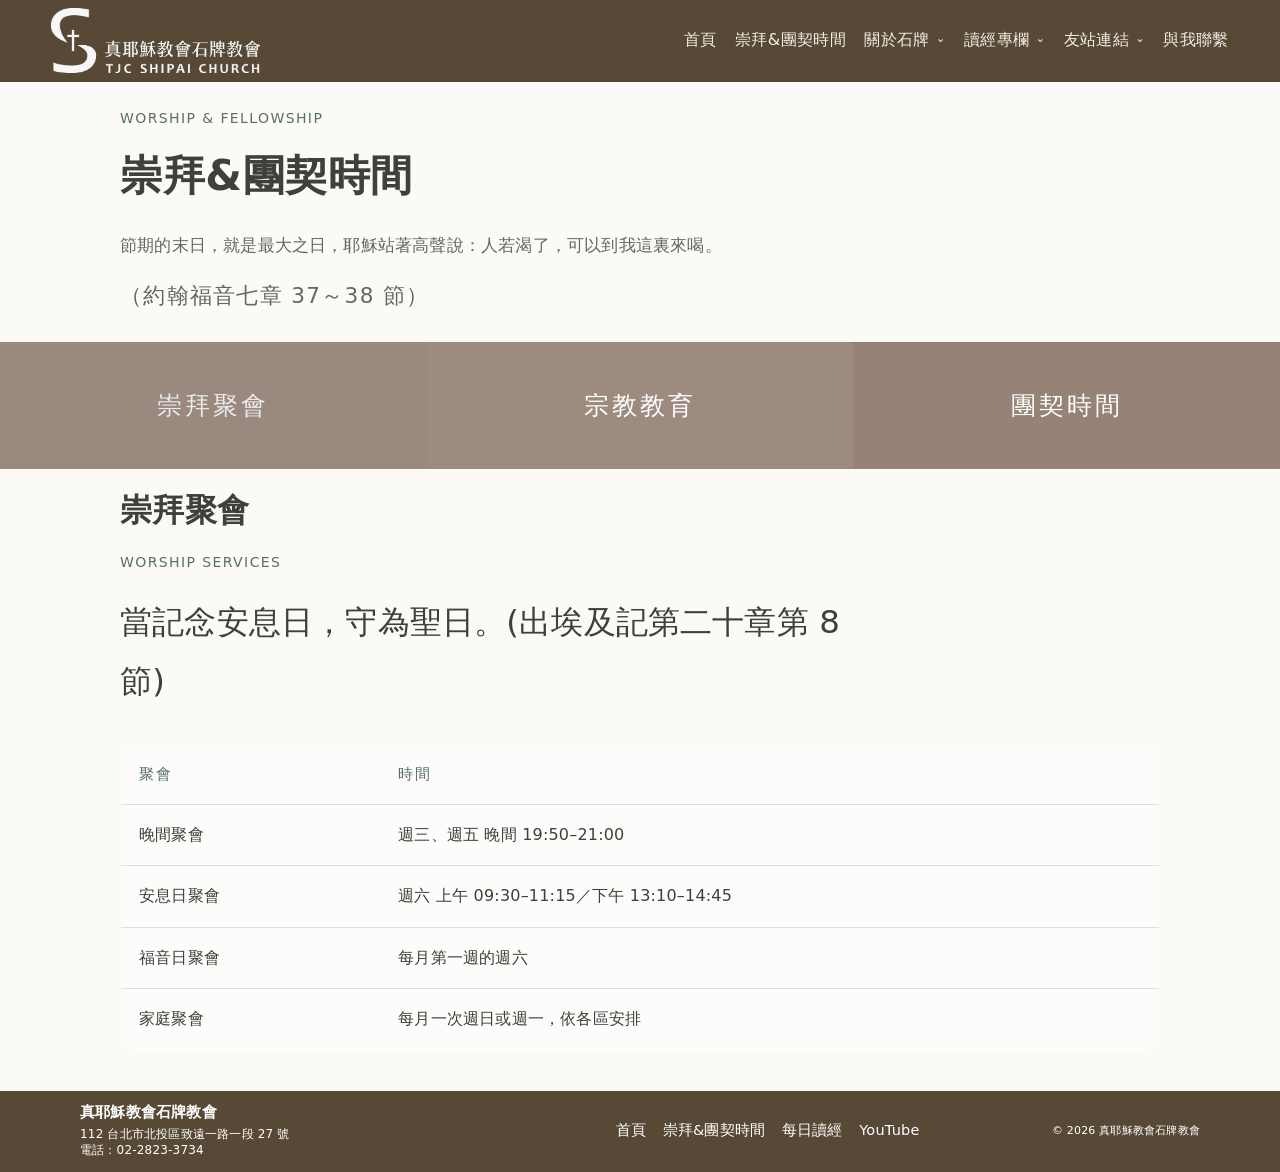
<file: schedule.html>
<!doctype html>
<html lang="zh-Hant">
<head>
  <meta charset="utf-8" />
  <meta name="viewport" content="width=device-width, initial-scale=1" />
  <title>崇拜&團契時間｜真耶穌教會石牌教會</title>
  <meta name="description" content="真耶穌教會石牌教會崇拜、團契與宗教教育聚會時間及交通資訊。教會位於台北市北投區致遠一路一段27號，鄰近捷運石牌站；圓山、劍潭、士林、芝山、明德、唭哩岸、奇岩、北投沿線皆可搭淡水信義線前往。" />
  <meta property="og:title" content="崇拜&團契時間｜真耶穌教會石牌教會" />
  <meta property="og:description" content="台北北投區、鄰近捷運石牌站。查看交通、地址、電話與聚會時間。" />
  <meta property="og:type" content="website" />
  <meta property="og:url" content="https://shipai.tjchurch.org.tw/schedule.html" />
  <link rel="icon" type="image/svg+xml" href="assets/favicon.svg" />
  
  <link rel="canonical" href="https://shipai.tjchurch.org.tw/schedule.html" />
<link rel="preconnect" href="https://fonts.googleapis.com">
  <link rel="preconnect" href="https://fonts.gstatic.com" crossorigin>
  <link href="https://fonts.googleapis.com/css2?family=Cormorant+Garamond:wght@400;500;600&family=Noto+Serif+TC:wght@300;400;500;600&display=swap" rel="stylesheet">
  <link rel="stylesheet" href="assets/styles.css?v=20261122-footer81-copyright" />
  <link rel="stylesheet" href="assets/navigation.css?v=20261013-nav" />
  <link rel="stylesheet" href="assets/pages.css?v=20261121-hide-field-prefixes" />
  <style>
    /* Visit page: accessible, keyboard-operable collapsible schedules */
    .visit-disclosure { border: 1px solid rgba(89,102,104,.26); border-radius: 12px; overflow: hidden; }
    .visit-disclosure-trigger { display: flex; align-items: center; justify-content: space-between; gap: 18px; padding: 20px 24px; cursor: pointer; list-style: none; background: rgba(123,143,147,.07); transition: background .2s ease; }
    .visit-disclosure-trigger::-webkit-details-marker { display: none; }
    .visit-disclosure-trigger:hover { background: rgba(123,143,147,.13); }
    .visit-disclosure-trigger:focus-visible { outline: 2px solid currentColor; outline-offset: -4px; }
    .visit-disclosure-title { font-size: clamp(1.15rem, 2vw, 1.5rem); font-weight: 600; line-height: 1.5; }
    .visit-disclosure-action { display: inline-flex; align-items: center; gap: 12px; white-space: nowrap; font-size: .9rem; }
    .visit-disclosure-chevron { width: 9px; height: 9px; border-right: 1.5px solid currentColor; border-bottom: 1.5px solid currentColor; transform: rotate(45deg); transition: transform .2s ease; margin-top: -5px; }
    .visit-disclosure[open] .visit-disclosure-chevron { transform: rotate(225deg); margin-top: 4px; }
    .visit-disclosure[open] .visit-disclosure-action { font-size: 0; }
    .visit-disclosure[open] .visit-disclosure-action::before { content: "收合"; font-size: .9rem; }
    .visit-disclosure-content { padding: 18px 24px 24px; }
    .visit-disclosure-content .section-head { margin-bottom: 22px; }
    @media (max-width: 640px) {
      .visit-disclosure-trigger { padding: 16px; }
      .visit-disclosure-content { padding: 16px 12px 20px; }
      .visit-disclosure-action { gap: 8px; }
    }
    /* Three stacked links reuse the homepage's muted milk-tea browns. */
    /* Hide the generic .section top rules around the schedule controls. */
    .schedule-quick-section.section,
    .schedule-content-panel.section {border-top:0!important;padding-top:20px;padding-bottom:40px;}
    .cta-section.section {border-top:0!important;border-bottom:0!important;}
    .schedule-quick-section.section {border:0!important;box-shadow:none!important;}
    .schedule-quick-section.section::before,
    .schedule-quick-section.section::after {content:none!important;display:none!important;}
    .page-hero.hero {padding-top:24px;padding-bottom:12px;}
    .schedule-quick-section.section {box-sizing:border-box;width:100%;max-width:none;margin:0;padding:0;}
    .schedule-quick-links {display:flex;flex-direction:row;width:100%;max-width:none;margin:0;gap:0;}
    .schedule-quick-links > .schedule-quick-link {flex:1 1 0;min-width:0;}
    .schedule-quick-link {box-sizing:border-box;display:flex;align-items:center;justify-content:center;min-height:127px;padding:20px 16px;border:0;border-radius:0;cursor:pointer;text-align:center;text-decoration:none;color:#fff;font-family:inherit;font-size:clamp(20px,2.2vw,25px);font-weight:500;letter-spacing:.12em;line-height:1.5;transition:filter .2s ease;}
    .schedule-quick-link:nth-child(1){background:#A69589;}
    .schedule-quick-link:nth-child(2){background:#9E8B7F;}
    .schedule-quick-link:nth-child(3){background:#968276;}
    .schedule-quick-link:visited{color:#fff;}
    .schedule-quick-link:hover{filter:brightness(1.08);}
    .schedule-quick-link[aria-expanded="true"]{filter:brightness(.92);}
    .schedule-content-panel[hidden]{display:none!important;}
    .schedule-panel-title{margin:0 0 18px;font-size:clamp(23px,2.6vw,32px);}
    .schedule-panel-content{width:100%;}
    .schedule-quick-link:focus-visible{outline:2px solid #574935;outline-offset:-4px;}
    #schedule,#fellowship,#religious-education {scroll-margin-top:100px;}
    @media(max-width:700px){
      .page-hero.hero {padding-top:16px;padding-bottom:12px;}
      .schedule-quick-section.section{padding:0;}
      .schedule-quick-links{flex-direction:row;width:100%;max-width:none;}
      .schedule-quick-link{min-height:85px;padding:12px 3px;font-size:clamp(13px,3.8vw,18px);letter-spacing:.02em;white-space:nowrap;}
    }
    @media(prefers-reduced-motion:reduce){.schedule-quick-link{transition:none;}}
  </style>
  <script type="application/ld+json">
  {
    "@context":"https://schema.org",
    "@graph":[
      {
        "@type":"Organization",
        "@id":"https://h-s017.github.io/tjcshipai/#organization",
        "name":"真耶穌教會石牌教會",
        "alternateName":["True Jesus Church Shipai","TJC Shipai"],
        "url":"https://h-s017.github.io/tjcshipai/",
        "telephone":"+886-2-2823-3734",
        "address":{
          "@type":"PostalAddress",
          "streetAddress":"致遠一路一段27號",
          "addressLocality":"北投區",
          "addressRegion":"台北市",
          "postalCode":"112",
          "addressCountry":"TW"
        },
        "sameAs":[
          "https://youtube.com/@TJChurchShipai",
          "https://sites.google.com/view/tjc-shipai/"
        ],
        "location":{"@id":"https://h-s017.github.io/tjcshipai/#church"}
      },
      {
        "@type":"Church",
        "@id":"https://h-s017.github.io/tjcshipai/#church",
        "name":"真耶穌教會石牌教會",
        "alternateName":"True Jesus Church Shipai",
        "url":"https://h-s017.github.io/tjcshipai/",
        "telephone":"+886-2-2823-3734",
        "description":"位於台北市北投區、鄰近捷運石牌站的基督教會，提供週三與週五晚間聚會、週六安息日聚會、團契與宗教教育。",
        "address":{
          "@type":"PostalAddress",
          "streetAddress":"致遠一路一段27號",
          "addressLocality":"北投區",
          "addressRegion":"台北市",
          "postalCode":"112",
          "addressCountry":"TW"
        },
        "openingHours":[
          "We 19:50-21:00",
          "Fr 19:50-21:00",
          "Sa 09:30-11:15",
          "Sa 13:10-14:45"
        ],
        "containedInPlace":{
          "@type":"AdministrativeArea",
          "name":"台北市北投區"
        },
        "hasMap":"https://www.google.com/maps/search/?api=1&query=112%E5%8F%B0%E5%8C%97%E5%B8%82%E5%8C%97%E6%8A%95%E5%8D%80%E8%87%B4%E9%81%A0%E4%B8%80%E8%B7%AF%E4%B8%80%E6%AE%B527%E8%99%9F"
      }
    ]
  }
  </script>
  <link rel="stylesheet" href="assets/bible-theme.css?v=20261122-unified-footer" />
</head>
<body>
  <header class="site-header">
    <a class="brand" href="index.html" aria-label="真耶穌教會石牌教會｜回到首頁"><span class="brand-logo" aria-hidden="true"></span></a>
    <nav class="nav" id="site-navigation" aria-label="主選單">
      <a href="index.html">首頁</a>
      <a href="schedule.html">崇拜&amp;團契時間</a>
      <div class="nav-item has-submenu">
        <button class="nav-trigger" type="button">關於石牌</button>
        <div class="submenu" aria-label="關於石牌子選單">
          <a href="history.html">教會沿革</a>
          <a href="testimonies.html">生命見證</a>
          <a href="index.html#news" hidden style="display:none">最新公告</a>
        </div>
      </div>
      <div class="nav-item has-submenu">
        <button class="nav-trigger" type="button">讀經專欄</button>
        <div class="submenu" aria-label="讀經專欄子選單">
          <a href="bible.html">每日心得｜聖經元素表</a>
          <a href="https://tjcshipaiandtianmu.blogspot.com/" target="_blank" rel="noopener">石牌天母每日讀經心得網</a>
          <a href="https://isaiahkao.blogspot.com/" target="_blank" rel="noopener">如鷹展翅</a>
          <a href="https://prping.blogspot.com/" target="_blank" rel="noopener">牧養主的羊</a>
        </div>
      </div>
      <div class="nav-item has-submenu">
        <button class="nav-trigger" type="button">友站連結</button>
        <div class="submenu" aria-label="友站連結子選單">
          <a href="https://tjc.org/zh/" target="_blank" rel="noopener">真耶穌教會</a>
          <a href="https://tjc.org/zh/manna-magazine/" target="_blank" rel="noopener">Manna</a>
          <a href="https://sacredmusic.tjc.org.tw/" target="_blank" rel="noopener">真耶穌教會聖樂網</a>
          <a href="https://joy.org.tw/appw/" target="_blank" rel="noopener">宣道整合包</a>
          <a href="https://www.tvla.org.tw/" target="_blank" rel="noopener">台灣葡萄園社會關懷協會</a>
          <a href="https://www.rehoboth-welfare.org.tw/" target="_blank" rel="noopener">利河伯社會福利基金會</a>
          <a href="https://bible1.tjc.org/" target="_blank" rel="noopener">eRhema Bible App</a>
        </div>
      </div>

      <a href="contact.html">與我聯繫</a>
    </nav>
    <button class="menu-button" type="button" aria-label="開啟選單" aria-controls="site-navigation" aria-expanded="false"><span></span><span></span><span></span></button>
  </header>

  <main>
    <section class="hero page-hero">
      <div class="eyebrow">Worship &amp; Fellowship</div>
      <h1>崇拜&amp;團契時間</h1>
      <p class="hero-copy scripture-copy">節期的末日，就是最大之日，耶穌站著高聲說：人若渴了，可以到我這裏來喝。<span class="scripture-ref">（約翰福音七章 37～38 節）</span></p>
    </section>

    <section class="section schedule-quick-section" aria-label="聚會時間分類">
      <nav class="schedule-quick-links" aria-label="聚會時間快速選單">
        <button type="button" class="schedule-quick-link" aria-controls="schedule" aria-expanded="false">崇拜聚會</button>
        <button type="button" class="schedule-quick-link" aria-controls="religious-education" aria-expanded="false">宗教教育</button>
        <button type="button" class="schedule-quick-link" aria-controls="fellowship" aria-expanded="false">團契時間</button>
      </nav>
    </section>

    <section id="schedule" class="section schedule-content-panel" hidden>
      <h2 class="schedule-panel-title">崇拜聚會</h2>
      <div class="section-kicker" lang="en">Worship Services</div>
      <div class="section-head">
        <span class="schedule-scripture">當記念安息日，守為聖日。(出埃及記第二十章第 8 節)</span>
      </div>
      <table class="schedule-table">
        <colgroup><col class="visit-col-label"><col></colgroup>
        <thead><tr><th>聚會</th><th>時間</th></tr></thead>
        <tbody>
          <tr><td>晚間聚會</td><td>週三、週五 晚間 19:50–21:00</td></tr>
          <tr><td>安息日聚會</td><td>週六 上午 09:30–11:15／下午 13:10–14:45</td></tr>
          <tr><td>福音日聚會</td><td>每月第一週的週六</td></tr>
          <tr><td>家庭聚會</td><td>每月一次週日或週一，依各區安排</td></tr>
        </tbody>
      </table>
    </section>

    <section id="fellowship" class="section schedule-content-panel" hidden>
      <h2 class="schedule-panel-title">團契聚會時間</h2>
      <div class="schedule-panel-content">
      <div class="section-kicker">Fellowship</div>
      <div class="section-head">
        <p>我們將所看見、所聽見的傳給你們，使你們與我們相交。我們乃是與父並祂兒子耶穌基督相交的。我們將這些話寫給你們，使你們的喜樂充足。<span class="scripture-ref">（約翰壹書第一章第3-4節）</span></p>
      </div>
      <table class="schedule-table fellowship-table">
        <colgroup><col class="visit-col-label"><col class="visit-col-time"><col></colgroup>
        <thead><tr><th scope="col">團契</th><th scope="col">時間</th><th scope="col">說明</th></tr></thead>
        <tbody>
          <tr><td>主樂團契</td><td>每月第三或第四週日 上午 09:20–12:00</td><td>60歲以上</td></tr>
          <tr><td>中堅團契</td><td>每月第二、四週六 下午 15:20–17:00</td><td>40-60歲</td></tr>
          <tr><td>Free 社青</td><td>週六 下午 15:30–16:20</td><td>研究所以上，40歲以下</td></tr>
          <tr><td>醫護團契</td><td>週四 晚間 18:30–21:30</td><td>國立陽明交通大學、國立臺北護理學院、臺北市立大學天母校區、國防大學政治作戰學院復興崗校區學生</td></tr>
          <tr><td>讀經團契</td><td>週一、週三、週五 上午 09:00–10:40</td><td>週間日間聚會</td></tr>
        </tbody>
      </table>
      </div>
    </section>

    <section id="religious-education" class="section schedule-content-panel" hidden>
      <h2 class="schedule-panel-title">宗教教育</h2>
      <div class="schedule-panel-content">
      <div class="section-kicker" lang="en">Religious Education</div>
      <div class="section-head">
        <p>教養孩童，使他走當行的道，就是到老他也不偏離。<span class="scripture-ref">(箴言第二十二章第6節)</span></p>
      </div>
      <table class="schedule-table education-table">
        <colgroup><col class="visit-col-label"><col class="visit-col-time"><col></colgroup>
        <thead><tr><th scope="col">班級／聚會</th><th scope="col">安息日時間</th><th scope="col">對象</th></tr></thead>
        <tbody>
          <tr><td>宗教教育早禱會</td><td>上午 09:15–09:30</td><td>宗教教育師生</td></tr>
          <tr><td>幼兒班</td><td>上午 09:30–11:30</td><td>4-6歲孩童</td></tr>
          <tr><td>幼年班</td><td>上午 09:30–11:30</td><td>國小一至三年級學生</td></tr>
          <tr><td>少年班</td><td>上午 09:30–11:30</td><td>國小四至六年級學生</td></tr>
          <tr><td>國中班</td><td>上午 09:30–11:30</td><td>國中學生</td></tr>
          <tr><td>高中班</td><td>下午 15:00–17:30</td><td>高中高職學生</td></tr>
          <tr><td>大專班</td><td>下午 15:30–17:30</td><td>大專院校學生</td></tr>
        </tbody>
      </table>
      </div>
    </section>


  </main>

  <footer class="footer">
    <div><strong>真耶穌教會石牌教會</strong><p>112 台北市北投區致遠一路一段 27 號<br>電話：<a href="tel:+886228233734">02-2823-3734</a></p></div>
    <div class="footer-links"><a href="index.html">首頁</a><a href="schedule.html">崇拜&amp;團契時間</a><a href="https://tjcshipaiandtianmu.blogspot.com/" target="_blank" rel="noopener">每日讀經</a><a href="https://youtube.com/@TJChurchShipai" target="_blank" rel="noopener">YouTube</a></div>
    <small>© 2026 真耶穌教會石牌教會</small>
  </footer>
  <script>
    (() => {
      const buttons = Array.from(document.querySelectorAll('.schedule-quick-link[aria-controls]'));
      function selectPanel(id, toggle = false) {
        const target = document.getElementById(id);
        if (!target) return;
        const shouldOpen = !(toggle && !target.hidden);
        buttons.forEach(button => {
          const panel = document.getElementById(button.getAttribute('aria-controls'));
          const open = shouldOpen && panel === target;
          panel.hidden = !open;
          button.setAttribute('aria-expanded', String(open));
        });
      }
      buttons.forEach(button => {
        button.addEventListener('click', () => selectPanel(button.getAttribute('aria-controls'), true));
      });
      const initialId = decodeURIComponent(location.hash.slice(1));
      if (buttons.some(button => button.getAttribute('aria-controls') === initialId)) {
        selectPanel(initialId);
      } else {
        selectPanel('schedule');
      }
    })();
  </script>
  <script src="assets/app.js"></script>
</body>
</html>
</file>
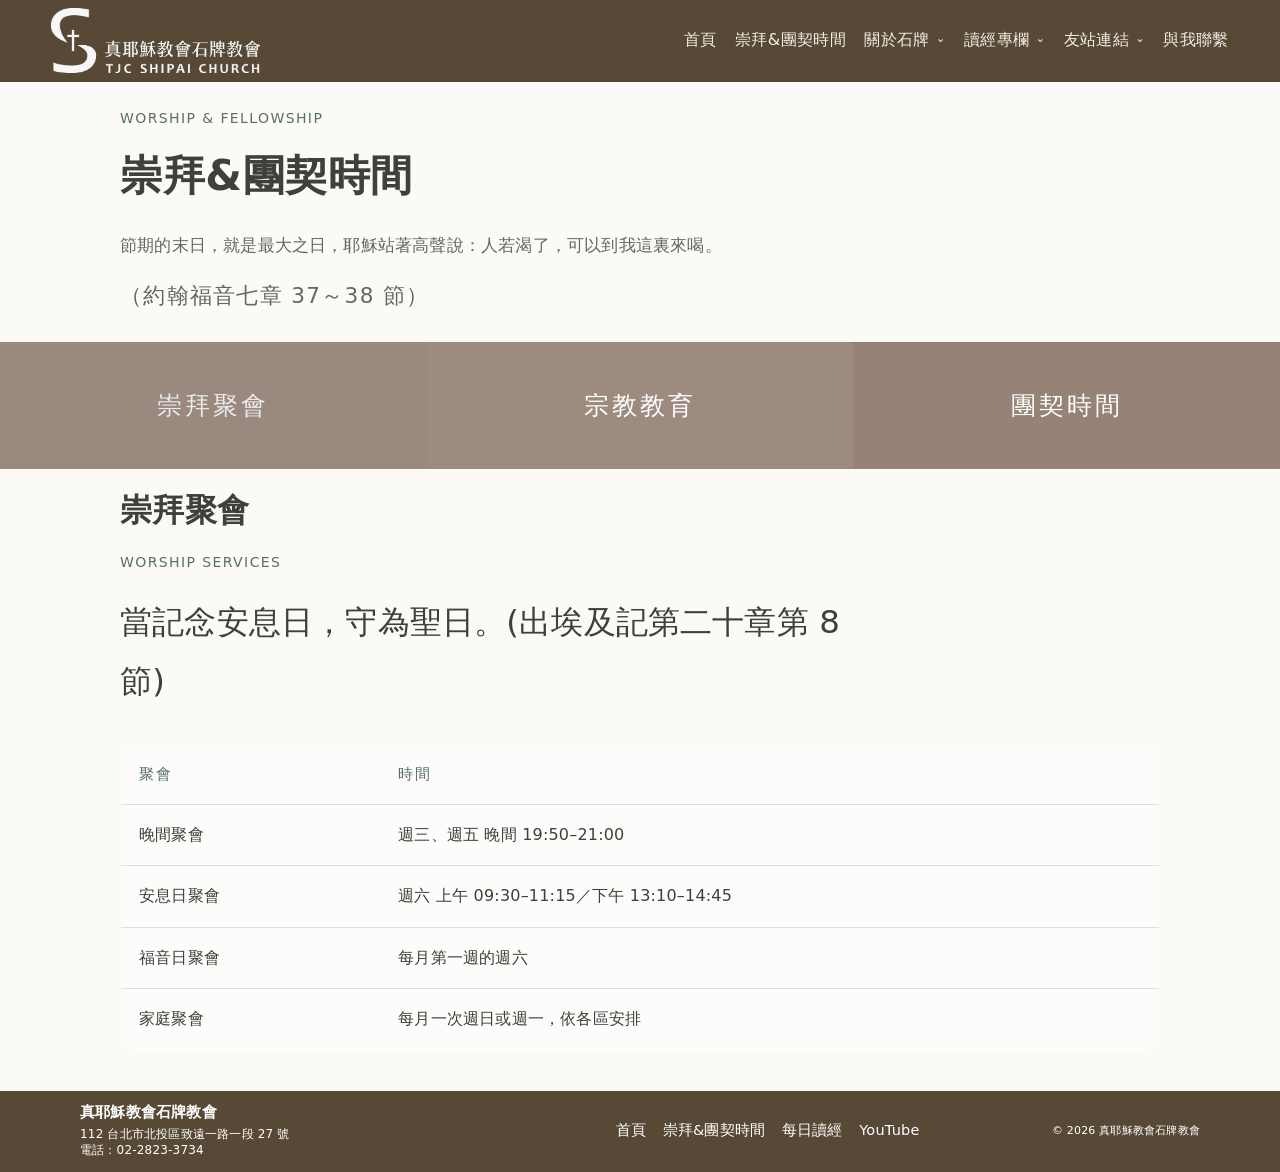
<file: visit.html>
<!doctype html>
<html lang="zh-Hant">
<head>
  <meta charset="utf-8">
  <meta name="viewport" content="width=device-width, initial-scale=1">
  <meta http-equiv="refresh" content="0;url=schedule.html">
  <link rel="canonical" href="https://shipai.tjchurch.org.tw/schedule.html">
  <title>崇拜&amp;團契時間｜真耶穌教會石牌教會</title>
  <script>location.replace('schedule.html'+location.hash);</script>
</head>
<body>
  <p>此頁面已移至 <a href="schedule.html">崇拜&amp;團契時間</a>。</p>
</body>
</html>
</file>
<file: assets/styles.css>
@import url("https://fonts.googleapis.com/css2?family=Noto+Serif+TC:wght@400;500;600;700&display=swap");

@font-face{
  font-family:"jf-jinxuan-fresh";
  src:url("fonts/jf-jinxuan-fresh-medium.woff2") format("woff2");
  font-weight:500;
  font-style:normal;
  font-display:swap;
}

:root{
  --bg:#ffffff;
  --paper:#ffffff;
  --ink:#000000;
  --muted:#000000;
  --line:#d9d9d9;
  --soft:#f5f5f5;
  --deep:#000000;
  --accent:#000000;
  --radius:22px;
  --max:1120px;
  --serif:"Helvetica Neue",Arial,"Noto Serif TC","Source Han Serif TC","Source Han Serif","思源宋體","Songti TC","PMingLiU",sans-serif;
  --body:"Helvetica Neue",Arial,"Noto Serif TC","Source Han Serif TC","Source Han Serif","思源宋體","Songti TC","PMingLiU",sans-serif;
  --text-size:15.12px;
}

*{box-sizing:border-box}
html{scroll-behavior:smooth}
body{
  margin:0;
  background:var(--bg);
  color:var(--ink);
  font-family:var(--body);
  font-size:var(--text-size);
  font-weight:400;
  line-height:1.82;
  letter-spacing:.035em;
}

a{color:inherit;text-decoration:none}
img,iframe{max-width:100%}

.site-header{
  position:sticky;
  top:0;
  z-index:10;
  display:flex;
  align-items:center;
  justify-content:space-between;
  gap:24px;
  padding:8px clamp(20px,4vw,54px);
  background:rgba(255,255,255,.92);
  backdrop-filter:blur(18px);
  border-bottom:1px solid var(--line);
}

.brand{
  display:block;
  flex:0 0 auto;
  width:209px;
  height:64.6px;
}
.brand-logo{
  display:block;
  width:100%;
  height:100%;
  background-image:url("[data-uri]");
  background-repeat:no-repeat;
  background-position:left center;
  background-size:contain;
}

.nav{
  display:flex;
  align-items:center;
  gap:18px;
  font-size:16.2px;
  color:var(--muted);
}
.nav a{transition:.2s ease}
.nav a:hover,.nav a[aria-current="page"]{color:var(--ink)}

.menu-button{
  display:none;
  width:44px;
  height:44px;
  border:0;
  background:transparent;
  padding:10px;
  border-radius:0;
  flex-direction:column;
  align-items:center;
  justify-content:center;
  gap:5px;
  cursor:pointer;
}
.menu-button span{
  display:block;
  width:24px;
  height:1.5px;
  background:var(--ink);
  transition:transform .2s ease, opacity .2s ease;
}
.menu-button[aria-expanded="true"] span:nth-child(1){transform:translateY(6.5px) rotate(45deg)}
.menu-button[aria-expanded="true"] span:nth-child(2){opacity:0}
.menu-button[aria-expanded="true"] span:nth-child(3){transform:translateY(-6.5px) rotate(-45deg)}

.hero{
  max-width:var(--max);
  margin:0 auto;
  padding:clamp(78px,11vw,150px) clamp(20px,4vw,40px) clamp(56px,8vw,98px);
}
.home-hero{
  display:grid;
  grid-template-columns:minmax(0,1.05fr) minmax(280px,.95fr);
  gap:clamp(28px,5vw,64px);
  align-items:start;
  padding-top:clamp(40px,6vw,76px);
  padding-bottom:clamp(34px,5vw,62px);
}
.home-hero .hero-copy{max-width:650px}
.hero-image-card{
  position:relative;
  overflow:hidden;
  border:1px solid var(--line);
  border-radius:0;
  background:var(--soft);
  min-height:520px;
}
.hero-image-card img{
  width:100%;
  height:100%;
  min-height:520px;
  object-fit:cover;
  display:block;
}
.hero-verse{
  position:absolute;
  left:22px;
  right:22px;
  bottom:22px;
  padding:18px 22px;
  background:rgba(255,255,255,.9);
  border:1px solid var(--line);
  border-radius:18px;
  color:var(--ink);
}
.hero-verse cite{
  display:block;
  margin-bottom:0;
  font-style:normal;
  font-size:12.6px;
  letter-spacing:.12em;
}
.hero-verse p{
  margin:0;
  font-size:20.7px;
  line-height:1.75;
}
.scripture-ref{
  display:block;
  margin-top:18px;
  font-family:var(--body);
  font-size:clamp(16.2px,2.2vw,21.6px);
  line-height:1.6;
  letter-spacing:.06em;
}
.page-hero{padding-bottom:48px}
.eyebrow,.section-kicker{
  font-family:var(--body);
  text-transform:uppercase;
  color:var(--muted);
  letter-spacing:.18em;
  font-size:12.6px;
  margin-bottom:18px;
}
h1,h2,h3,p{margin-top:0}
h1{
  font-family:var(--serif);
  font-weight:400;
  font-size:clamp(21.6px,4.2vw,43.2px);
  line-height:1.14;
  letter-spacing:.025em;
  margin-bottom:28px;
}
.hero-copy{
  max-width:690px;
  color:var(--muted);
  font-size:17.1px;
}
.hero-actions,.button-row,.cta-actions{
  display:flex;
  flex-wrap:wrap;
  gap:12px;
  margin-top:28px;
}
.button{
  display:inline-flex;
  align-items:center;
  justify-content:center;
  min-height:50px;
  padding:11px 20px;
  border:1px solid var(--ink);
  border-radius:0;
  font-size:14.4px;
  transition:.2s ease;
}
.button.primary{
  background:var(--ink);
  color:var(--paper);
}
.button.ghost{
  background:transparent;
  color:var(--ink);
}
.button:hover{transform:translateY(-1px);opacity:.82}

.section{
  max-width:var(--max);
  margin:0 auto;
  padding:clamp(58px,8vw,98px) clamp(20px,4vw,40px);
  border-top:1px solid var(--line);
}
.section-head{
  max-width:760px;
  margin-bottom:34px;
}
.section-head.split{
  max-width:none;
  display:flex;
  justify-content:space-between;
  gap:24px;
  align-items:end;
}
h2{
  font-family:var(--serif);
  font-weight:400;
  font-size:clamp(16.2px,2.8vw,28.8px);
  line-height:1.1;
  margin-bottom:16px;
}
h3{
  font-family:var(--body);
  font-weight:400;
  font-size:23.4px;
  line-height:1.4;
  margin-bottom:12px;
}
.section-head p,.panel p,.resource-card p,.news-item span:last-child,.belief-list p{
  color:var(--muted);
}
.text-link,.card-link{
  border-bottom:1px solid currentColor;
  color:var(--ink);
  font-size:13.9px;
}
.visit-grid{
  display:grid;
  grid-template-columns:1fr;
  gap:22px;
}
.panel,.resource-card,.news-item,.belief-list article{
  background:var(--paper);
  border:1px solid var(--line);
  border-radius:var(--radius);
}
.panel{padding:34px}
.info-list{
  display:grid;
  gap:16px;
  margin:22px 0 0;
}
.info-list div{
  display:grid;
  grid-template-columns:110px 1fr;
  gap:16px;
  padding-bottom:14px;
  border-bottom:1px solid var(--line);
}
dt{
  color:var(--muted);
  font-size:12.6px;
}
dd{margin:0}
.map-panel{
  overflow:hidden;
  border:1px solid var(--line);
  border-radius:var(--radius);
  min-height:420px;
  background:var(--soft);
}
.map-panel iframe{
  width:100%;
  height:100%;
  min-height:420px;
  border:0;
}

.news-list{
  display:grid;
  gap:12px;
}
.news-item{
  display:grid;
  grid-template-columns:150px 1.1fr 1.5fr;
  gap:18px;
  align-items:center;
  padding:22px 24px;
  transition:.2s ease;
}
.news-item:hover,.resource-card:hover,.belief-list article:hover{
  transform:translateY(-2px);
  background:#fff;
}
.date{
  color:var(--accent);
  font-family:var(--body);
  font-size:15.3px;
  letter-spacing:.12em;
}
.card-grid.three,
.card-grid.two{
  display:grid;
  grid-template-columns:repeat(3,1fr);
  gap:18px;
}

.card-grid.two{grid-template-columns:repeat(2,1fr)}
.resource-card{
  padding:28px;
  min-height:360px;
  display:flex;
  flex-direction:column;
}
.card-number{
  font-family:var(--body);
  color:var(--accent);
  margin-bottom:42px;
}
.resource-card .card-link{margin-top:auto;align-self:flex-start}
.youtube-frame{
  position:relative;
  aspect-ratio:16/9;
  overflow:hidden;
  border-radius:16px;
  border:1px solid var(--line);
  background:var(--soft);
  margin:12px 0 18px;
}
.youtube-frame iframe{
  width:100%;
  height:100%;
  border:0;
}

.cta-section{
  display:grid;
  grid-template-columns:1.4fr .8fr;
  gap:34px;
  align-items:center;
}
.cta-section h2{max-width:680px}
.cta-actions{
  justify-content:flex-end;
  margin-top:0;
}
.footer{
  max-width:var(--max);
  margin:0 auto;
  padding:44px clamp(20px,4vw,40px) 56px;
  border-top:1px solid var(--line);
  display:grid;
  grid-template-columns:1.1fr 1fr auto;
  gap:28px;
  align-items:start;
  color:var(--muted);
  font-size:13.5px;
}
.footer strong{color:var(--ink);font-weight:500}
.footer-links{
  display:flex;
  gap:16px;
  flex-wrap:wrap;
}

.pill{
  display:inline-flex;
  border:1px solid var(--line);
  border-radius:999px;
  padding:8px 14px;
  color:var(--muted);
  font-size:12.6px;
}
.notice-panel{
  background:var(--paper);
  border:1px solid var(--line);
  border-radius:var(--radius);
  padding:24px;
  color:var(--muted);
}
.weekly-panel{max-width:860px}
.belief-list{
  display:grid;
  grid-template-columns:repeat(2,1fr);
  gap:14px;
}
.belief-list article{
  padding:24px;
  display:grid;
  grid-template-columns:60px 1fr;
  column-gap:10px;
}
.belief-list span{
  grid-row:1 / span 2;
  font-family:var(--body);
  color:var(--accent);
  font-size:26.1px;
}
.belief-list h3{font-size:27.9px}

@media (max-width:880px){
  .home-hero{
    grid-template-columns:1fr;
  }
  .hero-image-card,.hero-image-card img{
    min-height:420px;
  }
  .nav{
    display:none;
    position:absolute;
    top:74px;
    right:20px;
    left:20px;
    flex-direction:column;
    align-items:flex-start;
    background:var(--paper);
    border:1px solid var(--line);
    border-radius:18px;
    padding:18px;
    box-shadow:0 18px 44px rgba(0,0,0,.08);
  }
  .nav.is-open{display:flex}
  .menu-button{display:inline-flex}
  .visit-grid,.card-grid.three,.card-grid.two,.cta-section,.footer,.belief-list{
    grid-template-columns:1fr;
  }
  .news-item{
    grid-template-columns:1fr;
    gap:6px;
  }
  .section-head.split{
    display:block;
  }
  .cta-actions{justify-content:flex-start;margin-top:22px}
  .info-list div{grid-template-columns:1fr}
}

@media (max-width:540px){
  .brand{width:171px;height:53.2px}
  h1{font-size:20.7px}
  .panel,.resource-card{padding:22px}
  .hero{padding-top:68px}
  .hero-image-card,.hero-image-card img{min-height:360px}
  .hero-verse{left:14px;right:14px;bottom:14px;padding:16px}
  .hero-verse p{font-size:18px}
}


.contact-form{
  max-width:760px;
  display:grid;
  gap:22px;
}
.contact-form label{
  display:grid;
  gap:8px;
  font-size:13.5px;
}
.contact-form input,
.contact-form textarea{
  width:100%;
  border:1px solid var(--line);
  border-radius:12px;
  background:var(--paper);
  color:var(--ink);
  padding:13px 15px;
  font:inherit;
  font-size:14.4px;
}
.contact-form textarea{min-height:180px;resize:vertical}
.contact-form input:focus,
.contact-form textarea:focus{outline:1px solid var(--ink);outline-offset:2px}
.contact-note{font-size:14.4px;color:var(--muted)}
.honeypot{position:absolute;left:-9999px}

/* Homepage daily reading and weekly livestream */
.faith-grid{display:grid;grid-template-columns:repeat(2,minmax(0,1fr));gap:24px}
.faith-card{border:0;padding:28px;background:#fff;display:flex;flex-direction:column;gap:18px}
.faith-card-head h3{margin:6px 0 0}
.faith-label{font-size:.78rem;letter-spacing:.12em;color:var(--muted,#666)}
.faith-card-body{min-height:92px;line-height:1.8}
.faith-card-body .date,.live-status{color:var(--muted,#666);font-size:0.8rem}
.live-embed{position:relative;aspect-ratio:16/9;background:#111;overflow:hidden}
.live-embed iframe{position:absolute;inset:0;width:100%;height:100%;border:0}
.faith-card .button{align-self:flex-start}
@media (max-width:760px){.faith-grid{grid-template-columns:1fr}.faith-card{padding:22px}}

.online-schedule{display:grid;gap:12px;padding:16px 0;border-top:1px solid var(--line);border-bottom:1px solid var(--line)}
.online-schedule div{display:grid;grid-template-columns:130px minmax(120px,max-content) 1fr;gap:8px 18px;align-items:baseline}
.online-schedule strong{font-weight:500;grid-row:1 / -1}
.online-schedule span:nth-of-type(odd){grid-column:2}
.online-schedule span:nth-of-type(even){grid-column:3}
.online-schedule span{display:block;color:var(--muted);line-height:1.55}
@media (max-width:540px){.online-schedule div{grid-template-columns:minmax(72px,max-content) 1fr;gap:2px 16px}.online-schedule strong{grid-column:1 / -1;grid-row:auto}.online-schedule span:nth-of-type(odd){grid-column:1}.online-schedule span:nth-of-type(even){grid-column:2}}

.reading-preview{margin:14px 0 0;color:var(--muted);line-height:1.75;display:-webkit-box;-webkit-line-clamp:5;-webkit-box-orient:vertical;overflow:hidden}

/* Homepage hero alignment */
.home-page{--radius:0}
.home-page .hero-image-card,
.home-page .faith-card,
.home-page .panel,
.home-page .map-panel,
.home-page .news-item,
.home-page .button,
.home-page .hero-carousel-controls button,
.home-page .footer-links a,
.home-page .nav,
.home-page .submenu,
.home-page .submenu a,
.home-page .submenu-trigger{border-radius:0}
.home-page .site-header,
.home-page .section,
.home-page .footer,
.home-page .info-list div,
.home-page .online-schedule,
.home-page .hero-carousel-controls{border-top:0;border-bottom:0}
.hero-carousel{min-width:0;min-height:0;margin:0}
.hero-carousel-track{display:flex;overflow-x:auto;scroll-snap-type:x mandatory;scrollbar-width:none;overscroll-behavior-x:contain}
.hero-carousel-track::-webkit-scrollbar{display:none}
.hero-slide{flex:0 0 100%;min-width:0;margin:0;scroll-snap-align:start;scroll-snap-stop:always}
.hero-carousel .hero-slide img{width:100%;height:auto;min-height:0;object-fit:contain}
.hero-carousel-controls{display:none}
.hero-carousel-controls button{width:44px;height:44px;border:0;background:transparent;color:#777;font-size:16.2px;cursor:pointer;transition:color .2s ease}
.hero-carousel-controls button:hover{background:transparent;color:var(--ink)}
.hero-carousel-track:focus-visible,.hero-carousel-controls button:focus-visible{outline:2px solid var(--accent);outline-offset:-3px}
.hero-carousel-status{font-variant-numeric:tabular-nums;font-size:12px;color:#777;letter-spacing:.04em}
.home-hero .hero-text{align-self:start}
.home-hero h1{line-height:1.5}
.home-hero .scripture-ref{margin-top:24px;line-height:1.9}

/* Keep the entire poster and its controls within the available screen height. */
.home-hero{padding-top:12px;padding-bottom:12px;align-items:center}
.home-hero .hero-carousel{width:min(100%,calc((100svh - 110px) * .706));justify-self:center}
.home-hero .hero-carousel-track{height:calc(100svh - 110px);cursor:pointer}
.home-hero .hero-slide img{height:100%;width:100%;object-fit:contain}
.home-hero .hero-text{align-self:center}
.home-hero h1{font-size:clamp(25.2px,3.2vw,39.6px);line-height:1.5}
@media (min-width:881px){
  .home-hero{grid-template-columns:minmax(0,.9fr) minmax(280px,1.1fr);gap:32px}
}
@media (max-width:880px){
  .home-hero{gap:24px}
  .home-hero .hero-carousel{justify-self:center}
  .home-hero h1{font-size:clamp(22.5px,4vw,32.4px)}
}

/* Visit worship scripture */
#schedule .schedule-scripture{
  font-size:clamp(22.5px,3vw,32.4px);
  line-height:1.8;
  color:var(--ink);
}
#schedule .schedule-scripture .scripture-ref{
  margin-top:18px;
  font-size:clamp(18.9px,2.3vw,25.2px);
  line-height:1.7;
}


/* Latest news: unboxed rows with subtle separators. */
.home-page #news .news-item{border:0;box-shadow:none;background:transparent;border-radius:0;padding:16px 0;}
.home-page #news .news-item + .news-item{border-top:1px solid var(--line);}
.home-page #news .news-item:hover{transform:none;background:transparent;}

/* 2026-11-13: homepage video, centered scripture and three equal content columns. */
.home-video-hero{width:100%;margin:0;background:#fff;overflow:hidden}
.home-hero-video{display:block;width:100%;height:auto;aspect-ratio:16/9;object-fit:cover}
.home-scripture{text-align:center;padding-top:42px;padding-bottom:34px}
.home-scripture h2{font-size:clamp(19px,2.1vw,27px);font-weight:400;line-height:1.8;margin:0 auto;max-width:900px}
.home-scripture .scripture-ref{font-size:clamp(13px,1.15vw,16px);margin:18px 0 0;line-height:1.8}
.home-three-columns{grid-template-columns:repeat(3,minmax(0,1fr));align-items:start;gap:18px}
.home-three-columns .faith-card{min-width:0;padding:12px 8px 20px;gap:14px}
.home-three-columns .faith-card-head h3{font-size:clamp(19px,1.6vw,23px)}
.home-three-columns .poster-card .hero-carousel{width:100%;min-height:0;margin:0}
.home-three-columns .poster-card .hero-carousel-track{height:auto;aspect-ratio:992/1405;cursor:pointer}
.home-three-columns .poster-card .hero-slide{height:100%}
.home-three-columns .poster-card .hero-slide img{display:block;width:100%;height:100%;min-height:0;object-fit:contain}
.home-three-columns .online-schedule div{grid-template-columns:minmax(72px,110px) 1fr;gap:3px 8px}
.home-three-columns .online-schedule strong{grid-column:1 / -1;grid-row:auto}
.home-three-columns .online-schedule span:nth-of-type(odd){grid-column:1}
.home-three-columns .online-schedule span:nth-of-type(even){grid-column:2}
@media(max-width:880px){
  .home-three-columns{grid-template-columns:repeat(2,minmax(0,1fr))}
  .home-three-columns .live-card{grid-column:1 / -1}
}
@media(max-width:600px){
  .home-scripture{padding-top:28px;padding-bottom:24px}
  .home-scripture h2{font-size:19px}
  .home-three-columns{grid-template-columns:1fr;gap:22px}
  .home-three-columns .live-card{grid-column:auto}
  .home-three-columns .faith-card{padding:12px 0 18px}
  .home-three-columns .poster-card .hero-carousel{max-width:420px;margin:0 auto}
}
@media(prefers-reduced-motion:reduce){
  .home-hero-video{display:none}
  .home-video-hero{aspect-ratio:16/9;background:#f5f5f5}
}

/* 2026-11-13: reduce homepage hero height without stretching the video. */
.home-video-hero{height:clamp(250px,34vw,500px);aspect-ratio:auto}
.home-video-hero .home-hero-video{width:100%;height:100%;aspect-ratio:auto;object-fit:cover;object-position:center center}
@media(max-width:600px){
  .home-video-hero{height:clamp(185px,52vw,290px)}
}
@media(prefers-reduced-motion:reduce){
  .home-video-hero{height:clamp(250px,34vw,500px);aspect-ratio:auto}
}
@media(max-width:600px) and (prefers-reduced-motion:reduce){
  .home-video-hero{height:clamp(185px,52vw,290px)}
}

/* Compact rows; keep the time together and prevent excessive column gaps. */
.home-three-columns .online-schedule{gap:10px;padding:12px 0}
.home-three-columns .online-schedule div{
  display:grid;
  grid-template-columns:max-content max-content max-content;
  align-items:baseline;
  justify-content:start;
  column-gap:10px;
  row-gap:0;
  font-size:clamp(12px,1.1vw,15px);
}
.home-three-columns .online-schedule strong{grid-column:1;grid-row:auto;font-weight:500}
.home-three-columns .online-schedule span:nth-of-type(odd){grid-column:2}
.home-three-columns .online-schedule span:nth-of-type(even){grid-column:3}
.home-three-columns .online-schedule span{white-space:nowrap;line-height:1.55}
@media(max-width:420px){
  .home-three-columns .online-schedule div{grid-template-columns:max-content 1fr;column-gap:12px;font-size:14px}
  .home-three-columns .online-schedule strong{grid-column:1}
  .home-three-columns .online-schedule span:nth-of-type(odd){grid-column:2}
  .home-three-columns .online-schedule span:nth-of-type(even){grid-column:2}
}

/* Consistent editorial text-link actions across site pages. */
a.button,button.button{
  display:inline-flex;
  align-items:baseline;
  justify-content:flex-start;
  gap:8px;
  width:max-content;
  max-width:100%;
  min-height:0;
  padding:0 0 4px;
  border:0;
  border-bottom:1px solid currentColor;
  border-radius:0;
  background:transparent;
  color:var(--ink);
  box-shadow:none;
  font-size:14px;
  font-weight:400;
  line-height:1.5;
  text-align:left;
  text-decoration:none;
  transform:none;
}
a.button::after,button.button::after{content:"→";display:inline-block;flex:0 0 auto}
a.button.primary,a.button.ghost,button.button.primary,button.button.ghost{
  background:transparent;
  color:var(--ink);
  border:0;
  border-bottom:1px solid currentColor;
}
a.button:hover,button.button:hover{opacity:.7;transform:none}
a.button:focus-visible,button.button:focus-visible{outline:2px solid var(--ink);outline-offset:4px}

/* 2026-11-13: reduce homepage video hero height by a further 30%. */
.home-video-hero{height:clamp(175px,23.8vw,350px)}
@media(max-width:600px){.home-video-hero{height:clamp(130px,36.4vw,203px)}}
@media(prefers-reduced-motion:reduce){.home-video-hero{height:clamp(175px,23.8vw,350px)}}
@media(max-width:600px) and (prefers-reduced-motion:reduce){.home-video-hero{height:clamp(130px,36.4vw,203px)}}

/* Homepage: tighten vertical rhythm between stacked sections and cards. */
.home-page .home-scripture{padding-top:58px;padding-bottom:52px}
.home-page .faith-section{padding-top:12px;padding-bottom:28px}
.home-page .visit-section{padding-top:28px;padding-bottom:28px}
.home-page #news{padding-top:28px;padding-bottom:48px}
.home-three-columns .poster-card .hero-carousel-track{height:300px;max-height:300px;aspect-ratio:auto}
.home-three-columns .poster-card .hero-slide img{height:100%;width:100%;object-fit:contain;object-position:center top}
.home-three-columns .faith-card{padding-top:4px;padding-bottom:12px}
.home-three-columns .faith-card-head h3{margin:0}
.home-three-columns .faith-card{gap:10px}
@media(max-width:880px){
  .home-three-columns .poster-card .hero-carousel-track{height:300px;max-height:300px}
}
@media(max-width:600px){
  .home-page .home-scripture{padding-top:36px;padding-bottom:34px}
  .home-page .faith-section{padding-top:8px;padding-bottom:18px}
  .home-page .visit-section{padding-top:20px;padding-bottom:20px}
  .home-three-columns .poster-card .hero-carousel-track{height:340px;max-height:340px}
}

/* 2026-11-13: airy horizontal gutters, compact vertical sections. */
.home-page .faith-section{max-width:1240px;padding:8px 30px 12px}
.home-page .home-three-columns{grid-template-columns:repeat(3,minmax(0,1fr));column-gap:46px;row-gap:14px}
.home-page .home-three-columns .faith-card{padding:4px 0 8px}
.home-page .poster-card .hero-image-card{min-height:0}
.home-page .poster-card .hero-carousel-track{height:340px;max-height:340px}
.home-page .poster-card .hero-slide img{min-height:0;height:100%;object-fit:contain;object-position:center top}
.home-page .visit-section{padding-top:12px;padding-bottom:20px}
.home-page #news{padding-top:20px}
@media(max-width:880px){
  .home-page .home-three-columns{grid-template-columns:repeat(2,minmax(0,1fr));column-gap:30px}
  .home-page .poster-card .hero-image-card{min-height:0}
}
@media(max-width:600px){
  .home-page .faith-section{padding:8px 20px 12px}
  .home-page .home-three-columns{grid-template-columns:1fr;row-gap:44px}
  .home-page .poster-card .hero-carousel-track{height:340px;max-height:340px}
  .home-page .visit-section{padding-top:12px}
}

/* 2026-11-13: body copy +5%; keep headings and navigation unchanged. */
.home-three-columns .online-schedule div{font-size:clamp(12.6px,1.155vw,15.75px)}
@media(max-width:420px){.home-three-columns .online-schedule div{font-size:14.7px}}
.home-page .reading-preview,.home-page .faith-card-body{font-size:var(--text-size)}

/* Keep natural two-line verse on desktop, three balanced lines on narrow phones. */
.home-scripture .scripture-mobile-break{display:none}
@media(max-width:600px){
 .home-page .home-scripture{padding-left:14px;padding-right:14px}
 .home-scripture h2{font-size:clamp(16px,4.8vw,19px);line-height:1.7}
 .home-scripture .scripture-mobile-break{display:block}
 .home-scripture .scripture-phrase{white-space:nowrap}
 .home-scripture .scripture-ref{font-size:clamp(12px,3.4vw,14px)}
}

/* Gospel poster: show only the image, without frame or background. */
.home-page .poster-card .hero-image-card,
.home-page .poster-card .hero-carousel,
.home-page .poster-card .hero-carousel-track,
.home-page .poster-card .hero-slide{
  border:0;
  outline:0;
  background:transparent;
  box-shadow:none;
}
.home-page .poster-card .hero-carousel-track{
  height:auto;
  max-height:none;
  aspect-ratio:992/1405;
}
.home-page .poster-card .hero-slide img{
  display:block;
  width:100%;
  height:100%;
  min-height:0;
  object-fit:contain;
  object-position:center top;
}
@media(max-width:600px){
  .home-page .poster-card .hero-carousel-track{height:auto;max-height:none}
}

/* Poster image-only layout: override older fixed card and image height rules. */
.home-page .poster-card .hero-image-card.hero-carousel{
  min-height:0!important;
  height:auto!important;
  padding:0!important;
  margin:0!important;
  border:0!important;
  background:transparent!important;
  box-shadow:none!important;
}
.home-page .poster-card .hero-carousel-track{
  height:auto!important;
  min-height:0!important;
  max-height:none!important;
  aspect-ratio:auto!important;
  border:0!important;
  background:transparent!important;
}
.home-page .poster-card .hero-slide{
  height:auto!important;
  min-height:0!important;
  margin:0!important;
  border:0!important;
  background:transparent!important;
}
.home-page .poster-card .hero-slide img{
  display:block!important;
  width:100%!important;
  height:auto!important;
  min-height:0!important;
  max-height:none!important;
  aspect-ratio:auto!important;
  object-fit:contain!important;
}

/* Homepage visit details: no enclosing card frame. */
.home-page .visit-section .panel{
  border:0;
  box-shadow:none;
  background:transparent;
  padding:0;
}

/* 2026-11-13: homepage mobile hero scale, scripture line breaks, readable body text. */
@media (max-width:600px){
  .home-page{--text-size:17px}
  .home-page .home-video-hero{height:clamp(235px,66vw,315px);aspect-ratio:auto}
  .home-page .home-video-hero .home-hero-video{width:100%;height:100%;object-fit:cover;object-position:center center}
  .home-page .home-scripture{padding:40px 20px 36px}
  .home-page .home-scripture h2{font-size:clamp(19px,5vw,22px);line-height:1.7;max-width:100%}
  .home-page .home-scripture .scripture-phrase{display:block;white-space:normal}
  .home-page .home-scripture .scripture-line{display:block;white-space:nowrap}
  .home-page .home-scripture .scripture-ref{font-size:15px;line-height:1.75;margin-top:16px}
  .home-page .faith-card-body,.home-page .reading-preview{font-size:var(--text-size);line-height:1.85}
  .home-page .faith-card-body .date,.home-page .live-status{font-size:14.5px}
  .home-page .online-schedule div{font-size:16px;line-height:1.7}
  .home-page .online-schedule span{white-space:normal;line-height:1.7}
  .home-page .faith-card .button,.home-page .visit-section .button{font-size:15.5px}
}

/* 2026-11-13: scale only the mobile gospel poster, retaining its natural proportions. */
@media (max-width:600px){
  .home-page .home-three-columns .poster-card .hero-image-card.hero-carousel{
    width:85%;
    max-width:340px;
    margin:0 auto!important;
  }
}

/* Homepage visit: balanced information / compact map layout. */
.home-page .visit-grid{
  display:grid;
  grid-template-columns:minmax(0,0.95fr) minmax(0,1.3fr);
  column-gap:36px;
  align-items:start;
}
.home-page .visit-info-list{
  display:grid;
  gap:20px;
  margin:20px 0 0;
}
.home-page .visit-info-list > .info-row{
  display:grid;
  grid-template-columns:88px minmax(0,1fr);
  gap:12px;
  padding:0;
  border:0;
  align-items:start;
}
.home-page .visit-info-list dt{
  margin:0;
  font-size:15px;
  line-height:1.85;
  white-space:nowrap;
  color:var(--ink);
}
.home-page .visit-info-list dd{
  min-width:0;
  margin:0;
  font-size:16px;
  line-height:1.85;
  overflow-wrap:break-word;
}
.home-page .visit-section .button-row{
  gap:12px 18px;
  margin-top:26px;
}
.home-page .visit-section .map-panel{
  height:320px;
  min-height:0;
}
.home-page .visit-section .map-panel iframe{
  display:block;
  width:100%;
  height:100%;
  min-height:0;
  border:0;
}
@media(max-width:820px){
  .home-page .visit-grid{grid-template-columns:minmax(0,1fr);row-gap:20px}
  .home-page .visit-section .map-panel{height:280px}
}
@media(max-width:600px){
  .home-page .visit-info-list > .info-row{grid-template-columns:minmax(0,1fr);row-gap:3px}
  .home-page .visit-info-list dt{font-size:15px}
  .home-page .visit-info-list dd{font-size:17px}
  .home-page .visit-section .map-panel{height:270px}
}


/* 2026-11-13: desktop equal-height feature columns and spacious verse section. */
@media (min-width: 881px) {
  /* Clear separation from the video above and the three columns below. */
  .home-page .home-scripture.section {
    padding-top: 92px;
    padding-bottom: 82px;
  }
  .home-page #daily-faith.section {
    padding-top: 24px;
  }
  /* The poster determines the row height; the other columns stretch to it. */
  .home-page #daily-faith .home-three-columns {
    align-items: stretch;
  }
  .home-page #daily-faith .home-three-columns > .faith-card {
    box-sizing: border-box;
    height: 100%;
    min-height: 0;
  }
  /* Consistent bottom edge without adding frames or distorting media. */
  .home-page #daily-faith .home-three-columns > .faith-card:not(.poster-card) > .button:last-child {
    margin-top: auto;
  }
  /* Show more of the reading rather than leaving a tall empty column. */
  .home-page #daily-faith .reading-preview {
    -webkit-line-clamp: 9;
  }
  .home-page #daily-faith .live-card .online-schedule {
    margin-top: 24px;
  }
}
@media (min-width: 601px) and (max-width: 880px) {
  .home-page .home-scripture.section {
    padding-top: 70px;
    padding-bottom: 62px;
  }
}
@media (max-width: 600px) {
  .home-page .home-scripture.section {
    padding-top: 52px;
    padding-bottom: 50px;
  }
}

/* 2026-11-13: shorten homepage video banner on desktop; keep mobile hero scale. */
@media (min-width: 601px) {
  .home-page .home-video-hero {
    height: clamp(150px, 18vw, 265px);
  }
}

/* 2026-11-13: place the whole homepage visit block one spacing step lower. */
.home-page .visit-section.section {
  padding-top: 52px;
}


/* Shared compact footer: match the masthead's 81px desktop height. */
.footer {
  box-sizing:border-box;
  max-width:none;
  width:100%;
  height:81px;
  min-height:81px;
  margin:0;
  padding:7px clamp(16px,4vw,54px);
  display:flex;
  flex-direction:row;
  align-items:center;
  justify-content:space-between;
  gap:clamp(12px,2vw,30px);
  line-height:1.35;
}
.footer > div:first-child {min-width:0; flex:0 1 36%;}
.footer > div:first-child strong {display:block;}
.footer > div:first-child p {margin:3px 0 0;font-size:12px;line-height:1.4;}
.footer .footer-links {display:flex;align-items:center;gap:clamp(10px,1.3vw,20px);flex-wrap:nowrap;white-space:nowrap;}
.footer > small {flex:0 0 auto;font-size:11px;white-space:nowrap;}
@media (max-width:880px) {
  .footer {
    height:81px;
    min-height:81px;
    padding:9px 16px;
    flex-direction:column;
    align-items:center;
    justify-content:center;
    gap:5px;
    text-align:center;
  }
  .footer > div:first-child {flex:0 0 auto;}
  .footer > div:first-child p {display:none;}
  .footer > small {display:block;font-size:10px;line-height:1.2;}
  .footer .footer-links {justify-content:center;gap:clamp(9px,2.2vw,18px);width:100%;font-size:clamp(11px,2.5vw,13px);}
}
</file>
<file: assets/navigation.css>
.nav{
  overflow:visible;
}

.nav > a,
.nav-trigger,
.submenu-trigger{
  color:var(--muted);
  font:inherit;
  letter-spacing:inherit;
}

.nav > a,
.nav-trigger{
  white-space:nowrap;
}

.nav-item,
.submenu-item{
  position:relative;
}

.nav-trigger,
.submenu-trigger{
  appearance:none;
  border:0;
  background:transparent;
  padding:0;
  cursor:pointer;
}

.nav-trigger{
  display:inline-flex;
  align-items:center;
  gap:6px;
}

.nav-trigger::after,
.submenu-trigger::after{
  content:"⌄";
  font-size:.72em;
  line-height:1;
  transform:translateY(-1px);
}

.submenu{
  display:none;
  position:absolute;
  top:calc(100% + 12px);
  left:-12px;
  z-index:30;
  min-width:230px;
  padding:8px;
  background:rgba(255,255,255,.98);
  border:1px solid var(--line);
  border-radius:16px;
  box-shadow:0 20px 48px rgba(0,0,0,.10);
}

.submenu::before{
  content:"";
  position:absolute;
  top:-12px;
  left:0;
  right:0;
  height:12px;
}

.has-submenu:hover > .submenu,
.has-submenu:focus-within > .submenu{
  display:block;
}

.submenu a,
.submenu-trigger{
  display:flex;
  width:100%;
  align-items:center;
  justify-content:space-between;
  gap:18px;
  padding:10px 12px;
  border-radius:10px;
  color:var(--ink);
  font-size:14.4px;
  line-height:1.5;
  text-align:left;
  white-space:nowrap;
}

.submenu a:hover,
.submenu a:focus-visible,
.submenu-trigger:hover,
.submenu-trigger:focus-visible{
  background:var(--soft);
  outline:none;
}

.submenu.nested{
  top:-8px;
  left:calc(100% + 8px);
  min-width:210px;
}

.submenu.nested::before{
  top:0;
  bottom:0;
  left:-8px;
  right:auto;
  width:8px;
  height:auto;
}

.nav a[aria-current="page"],
.nav .is-current{
  color:var(--ink);
}

@media (max-width:1040px){
  .nav{display:none;position:absolute;top:100%;left:20px;right:20px;flex-direction:column;align-items:stretch;gap:12px;padding:18px;background:rgba(255,255,255,.98);border:1px solid var(--line)}
  .nav.is-open{display:flex}
  .menu-button{display:inline-flex}
  .nav{
    max-height:calc(100vh - 100px);
    overflow-y:auto;
  }

  .nav > a,
  .nav-item,
  .nav-trigger,
  .submenu-item,
  .submenu-trigger{
    width:100%;
  }

  .nav > a,
  .nav-trigger{
    display:flex;
    justify-content:space-between;
    align-items:center;
    padding:7px 2px;
  }

  .nav .submenu,
  .nav .submenu.nested{
    display:block;
    position:static;
    min-width:0;
    margin:2px 0 8px;
    padding:0 0 0 16px;
    background:transparent;
    border:0;
    border-radius:0;
    box-shadow:none;
  }

  .nav .submenu::before{
    display:none;
  }

  .nav .submenu .submenu.nested{
    padding-left:16px;
  }

  .submenu a,
  .submenu-trigger{
    padding:7px 8px;
    font-size:15.3px;
    white-space:normal;
  }

  .nav-trigger::after,
  .submenu-trigger::after{
    content:"";
  }
}
</file>
<file: assets/bible-theme.css>
/*
 * 石牌教會全站主題｜聖經元素表色彩與排版
 * 對照來源：bible.html 的暖白、棕色頁首、灰綠按鈕與 system-ui 字型。
 * 本檔最後載入，不改動內容順序、首頁三欄、海報無框及影片比例。
 */
:root {
  --bg: #fbfaf7;
  --paper: #ffffff;
  --ink: #403f3b;
  --muted: #626965;
  --line: #d9dfdc;
  --soft: #f0f2ef;
  --deep: #574935;
  --accent: #586f67;
  --radius: 14px;
  --body: system-ui, "Noto Sans TC", sans-serif;
  --serif: system-ui, "Noto Sans TC", sans-serif;
  --text-size: 16px;
  --bible-mauve: #ad929e;
  --bible-blue: #8da2b8;
  --bible-taupe: #c09e89;
  --bible-sage: #98a391;
}
.home-page { --radius: 14px; }

html { color-scheme: light; }
body {
  background: var(--bg);
  color: var(--ink);
  font-family: var(--body);
  font-size: var(--text-size);
  line-height: 1.78;
  letter-spacing: .012em;
}
button, input, textarea, select { font-family: var(--body); }
::selection { background: #d8e1dc; color: var(--ink); }

h1, h2, h3, h4, h5, h6,
.testimony-list-number, .card-number {
  font-family: var(--body);
  letter-spacing: .015em;
}
h1 {
  font-size: clamp(30px, 4vw, 42px);
  font-weight: 600;
  line-height: 1.3;
}
h2 {
  font-size: clamp(25px, 2.8vw, 32px);
  font-weight: 600;
  line-height: 1.35;
}
h3 {
  font-size: clamp(20px, 2vw, 24px);
  font-weight: 600;
  line-height: 1.45;
}
.eyebrow, .section-kicker {
  color: var(--accent);
  font-family: var(--body);
  font-size: 14px;
  letter-spacing: .10em;
}
.hero-copy, .section-head p, .panel p, .resource-card p,
.news-item span:last-child, .belief-list p {
  font-size: clamp(16px, 1.3vw, 18px);
  line-height: 1.8;
}
.scripture-ref { color: var(--muted); }
.section, .footer, .info-list div, .online-schedule {
  border-color: var(--line);
}

/* 與聖經元素表一致的深棕導覽列；保留原本的標誌圖形。 */
.site-header {
  background: #574935;
  color: #fbfaf7;
  border-bottom-color: #574935;
  backdrop-filter: none;
}
.brand-logo {
  filter: brightness(0) invert(1);
  opacity: .96;
}
.site-header .nav > a,
.site-header .nav-trigger {
  color: #f3eee6;
  font-size: 16px;
  font-weight: 500;
  letter-spacing: .025em;
}
.site-header .nav > a:hover,
.site-header .nav-trigger:hover,
.site-header .nav > a[aria-current="page"],
.site-header .nav .is-current {
  color: #ffffff;
}
.site-header .submenu {
  background: #ffffff;
  border-color: var(--line);
  box-shadow: 0 14px 34px rgba(64, 63, 59, .12);
}
.site-header .submenu a,
.site-header .submenu-trigger {
  color: var(--ink);
  font-size: 16px;
}
.site-header .submenu a:hover,
.site-header .submenu-trigger:hover {
  background: var(--soft);
  color: var(--accent);
}
.menu-button span { background: #fbfaf7; }

/* 保留原網站的文字連結式按鈕，改用聖經元素表灰綠色。 */
a.button, button.button,
a.button.primary, a.button.ghost,
button.button.primary, button.button.ghost {
  color: #4c5e57;
  border-bottom-color: #586f67;
  font-size: 16px;
  font-weight: 500;
  letter-spacing: .01em;
}
a.button:hover, button.button:hover,
.text-link:hover, .card-link:hover { color: #574935; }
.text-link, .card-link, .detail-back-link {
  color: var(--accent);
  font-size: 15px;
}

/* 保留既有卡片與欄位結構，只統一配色與內文層級。 */
.panel, .resource-card, .news-item, .belief-list article,
.blog-card, .detail-article, .notice-panel {
  background: var(--paper);
  border-color: var(--line);
}
.faith-card { background: var(--paper); }
.home-page .home-video-hero { background: var(--soft); }
.home-page .home-three-columns .faith-card-head h3 {
  color: var(--ink);
  font-size: clamp(21px, 1.9vw, 25px);
  font-weight: 600;
}
.home-page .faith-card-body,
.home-page .reading-preview {
  color: var(--ink);
  font-size: 16px;
  line-height: 1.85;
}
.home-page .faith-card-body .date,
.home-page .live-status {
  color: var(--muted);
  font-size: 14.5px;
}
.home-page .online-schedule div {
  font-size: clamp(14px, 1.05vw, 16px);
  line-height: 1.75;
}
.home-page .hero-carousel-status { color: var(--muted); font-size: 14px; }
.home-page .hero-carousel-controls button { color: var(--accent); }
.home-page .home-scripture h2 {
  color: var(--ink);
  font-size: clamp(22px, 2.3vw, 28px);
  font-weight: 500;
  line-height: 1.75;
  text-wrap: balance;
}
.home-page .home-scripture .scripture-ref {
  color: var(--muted);
  font-size: 16px;
}
.testimony-list-number { color: var(--bible-mauve); font-size: 20px; }
.testimony-list-copy strong { font-size: clamp(19px, 1.6vw, 23px); }
.testimony-list-copy span, .testimony-list-action,
.blog-card .meta, .source-note, .subnav-line {
  color: var(--muted);
  font-size: 14px;
}
.schedule-table th { color: var(--accent); font-size: 15px; }
.schedule-table td { font-size: 16px; }
.contact-form label, .search-field { color: var(--ink); font-size: 15px; }
.contact-form input, .contact-form textarea, .search-field input {
  font-size: 16px;
  background: #ffffff;
  color: var(--ink);
  border-color: #c9cfcc;
}
.contact-note { color: var(--muted); font-size: 15px; }
/* Unified coffee footer: same surface as the top navigation. */
body .footer {
  width:100%;
  max-width:none;
  box-sizing:border-box;
  background-color:#574935;
  color:#ffffff;
  font-size:14.5px;
  padding-left:max(20px,calc((100% - 1120px)/2));
  padding-right:max(20px,calc((100% - 1120px)/2));
  border-top:0;
}
body .footer strong,body .footer p,body .footer small,
body .footer a,body .footer a:visited { color:#ffffff; }
body .footer strong { font-weight:600; }
body .footer-links a:hover,body .footer a:hover { color:#ffffff; text-decoration:underline; text-underline-offset:4px; }
body .footer a:focus-visible { outline-color:#ffffff; }

/* 各頁的鍵盤操作與表單也使用一致的可辨識焦點。 */
:where(a, button, input, textarea, select):focus-visible {
  outline: 2px solid var(--accent);
  outline-offset: 3px;
}

@media (max-width: 1040px) {
  .site-header .nav,
  .site-header .nav.is-open {
    background: #ffffff;
    color: var(--ink);
    border-color: var(--line);
  }
  .site-header .nav > a,
  .site-header .nav-trigger,
  .site-header .nav > a[aria-current="page"],
  .site-header .nav .is-current { color: var(--ink); }
  .site-header .nav > a:hover,
  .site-header .nav-trigger:hover { color: var(--accent); }
  .site-header .submenu { background: transparent; box-shadow: none; }
}

@media (max-width: 600px) {
  h1 { font-size: clamp(28px, 8vw, 34px); }
  h2 { font-size: clamp(23px, 6vw, 28px); }
  h3 { font-size: 21px; }
  .hero-copy { font-size: 16px; }
  .home-page .home-scripture h2 {
    font-size: clamp(19px, 5.15vw, 21px);
    line-height: 1.75;
  }
  .home-page .home-scripture .scripture-ref { font-size: 15px; }
  .home-page .home-three-columns .faith-card-head h3 { font-size: 22px; }
  .home-page .faith-card-body, .home-page .reading-preview { font-size: 16px; }
  .home-page .online-schedule div { font-size: 15px; }
  .home-page .faith-card .button, .home-page .visit-section .button { font-size: 16px; }
  .footer { font-size: 14px; }
}
</file>
<file: assets/pages.css>
.subnav-line{
  max-width:var(--max);
  margin:0 auto;
  padding:0 clamp(20px,4vw,40px) 26px;
  color:var(--muted);
  font-size:13px;
}
.subnav-line a{border-bottom:1px solid currentColor}

.detail-grid{
  display:grid;
  grid-template-columns:1.1fr .9fr;
  gap:22px;
}
.schedule-table{
  width:100%;
  border-collapse:collapse;
  overflow:hidden;
  border:1px solid var(--line);
  border-radius:18px;
  background:rgba(255,255,255,.58);
}
.schedule-table th,.schedule-table td{
  border-bottom:1px solid var(--line);
  padding:16px 18px;
  text-align:left;
  vertical-align:top;
}
.schedule-table th{
  color:var(--muted);
  font-size:13px;
  font-weight:400;
  letter-spacing:.1em;
}
.schedule-table tr:last-child td{border-bottom:0}

/* Keep the fellowship title on one line across screen widths. */
#fellowship .section-head h2{
  white-space:nowrap;
}

/* Shared column tracks: the second column begins at the same position
   for every visit schedule table, independent of its number of columns. */
#schedule .schedule-table,
#fellowship .schedule-table,
#religious-education .schedule-table{
  width:100%;
  table-layout:fixed;
  box-sizing:border-box;
}
@media (min-width:601px){
  #schedule .schedule-table col.visit-col-label,
  #fellowship .schedule-table col.visit-col-label,
  #religious-education .schedule-table col.visit-col-label{
    width:25%;
  }
  #fellowship .schedule-table col.visit-col-time,
  #religious-education .schedule-table col.visit-col-time{
    width:30%;
  }
}
#schedule .schedule-table th,
#schedule .schedule-table td,
#fellowship .schedule-table th,
#fellowship .schedule-table td,
#religious-education .schedule-table th,
#religious-education .schedule-table td{
  box-sizing:border-box;
  overflow-wrap:anywhere;
}

.blog-grid{
  display:grid;
  grid-template-columns:repeat(2,minmax(0,1fr));
  gap:18px;
}
.blog-card{
  display:flex;
  flex-direction:column;
  min-height:300px;
  padding:28px;
  background:rgba(255,255,255,.58);
  border:1px solid var(--line);
  border-radius:var(--radius);
}
.blog-card .card-image{
  width:100%;
  aspect-ratio:4/3;
  object-fit:cover;
  border:1px solid var(--line);
  border-radius:12px;
  margin-bottom:22px;
  background:var(--soft);
}
.blog-card .meta{
  display:flex;
  flex-wrap:wrap;
  gap:8px;
  margin-bottom:26px;
  color:var(--accent);
  font-size:13px;
  letter-spacing:.1em;
}
.blog-card h3{font-size:30px}
.blog-card p{color:var(--muted)}
.blog-card .content{
  margin-top:18px;
  padding-top:18px;
  border-top:1px solid var(--line);
}
.blog-card .card-link{margin-top:auto;align-self:flex-start}

.content-toolbar{
  display:flex;
  justify-content:flex-end;
  margin:0 0 22px;
}
.search-field{
  display:grid;
  gap:8px;
  width:min(100%,420px);
  color:var(--muted);
  font-size:13px;
}
.search-field input{
  width:100%;
  border:1px solid var(--line);
  border-radius:999px;
  padding:13px 18px;
  background:rgba(255,255,255,.72);
  color:var(--ink);
  font:inherit;
}
.search-field input:focus{
  outline:2px solid rgba(154,143,123,.28);
  outline-offset:2px;
}

.testimony-titles{
  max-width:56rem;
  margin:0 auto;
  padding:0;
  list-style:none;
}
.testimony-titles li{border-bottom:1px solid var(--line)}
.testimony-titles a{
  display:block;
  padding:14px 6px;
  color:var(--ink);
  font-size:clamp(17px,2vw,21px);
  line-height:1.6;
  overflow-wrap:anywhere;
}
.testimony-titles a:hover,.testimony-titles a:focus-visible{text-decoration:underline}
.testimony-articles{
  max-width:56rem;
  margin-inline:auto;
}
.testimony-articles .detail-article{
  scroll-margin-top:100px;
  padding:clamp(20px,4vw,40px);
  overflow-wrap:anywhere;
}
.testimony-articles h2{
  margin:0 0 8px;
  font-size:clamp(24px,3.2vw,36px);
}

.blog-detail{
  margin:0 0 24px;
  scroll-margin-top:100px;
}
.detail-article{
  padding:32px;
  border:1px solid var(--line);
  border-radius:var(--radius);
  background:rgba(255,255,255,.7);
}
.detail-back-link{
  display:inline-block;
  margin-bottom:24px;
  color:var(--accent);
  font-size:14px;
  border-bottom:1px solid currentColor;
}
.detail-article h3{
  margin:10px 0 18px;
  font-size:clamp(30px,4vw,48px);
}
.detail-article .lead{
  max-width:760px;
  color:var(--ink);
  font-size:18px;
}
.detail-article .content{
  max-width:820px;
  margin-top:24px;
}
.detail-article .content p{
  color:var(--muted);
}
.testimony-articles .content p{
  color:var(--ink);
  line-height:1.95;
}
.blog-figure{
  margin:0 0 22px;
}
.blog-figure img{
  display:block;
  width:min(100%,760px);
  max-height:620px;
  object-fit:cover;
  border:1px solid var(--line);
  border-radius:14px;
  background:var(--soft);
}
.source-note{
  color:var(--muted);
  font-size:13px;
}

.notice-panel{
  background:rgba(255,255,255,.58);
  border:1px solid var(--line);
  border-radius:var(--radius);
  padding:26px;
  color:var(--muted);
}
.admin-note code{
  background:var(--soft);
  border-radius:8px;
  padding:2px 6px;
}

@media (max-width:880px){
  .detail-grid,.blog-grid{grid-template-columns:1fr}
  .schedule-table{display:block;overflow-x:auto}
}

/* Tablet tables retain their full width instead of clipping a native table. */
@media (min-width:601px) and (max-width:880px){
  #schedule .schedule-table,
  #fellowship .schedule-table,
  #religious-education .schedule-table{
    display:table;
    overflow:visible;
  }
}

/* On phones all three tables use the same two-column grid.
   Extra information is shown under the time, never offscreen. */
@media (max-width:600px){
  #schedule .schedule-table,
  #fellowship .schedule-table,
  #religious-education .schedule-table{
    display:block;
    width:100%;
    max-width:100%;
    overflow:hidden;
    table-layout:auto;
    border:1px solid var(--line);
    border-radius:18px;
  }
  #schedule .schedule-table colgroup,
  #fellowship .schedule-table colgroup,
  #religious-education .schedule-table colgroup{
    display:none;
  }
  #schedule .schedule-table thead,
  #schedule .schedule-table tbody,
  #fellowship .schedule-table thead,
  #fellowship .schedule-table tbody,
  #religious-education .schedule-table thead,
  #religious-education .schedule-table tbody{
    display:block;
    width:100%;
  }
  #schedule .schedule-table tr,
  #fellowship .schedule-table tr,
  #religious-education .schedule-table tr{
    display:grid;
    grid-template-columns:minmax(0,40%) minmax(0,60%);
    width:100%;
  }
  #schedule .schedule-table th,
  #schedule .schedule-table td,
  #fellowship .schedule-table th,
  #fellowship .schedule-table td,
  #religious-education .schedule-table th,
  #religious-education .schedule-table td{
    display:block;
    box-sizing:border-box;
    width:auto;
    min-width:0;
    padding:12px 12px;
    border-bottom:0;
    overflow-wrap:anywhere;
    word-break:normal;
  }
  #fellowship .schedule-table thead th:nth-child(3),
  #religious-education .schedule-table thead th:nth-child(3){
    display:none;
  }
  #schedule .schedule-table thead tr,
  #schedule .schedule-table tbody tr,
  #fellowship .schedule-table thead tr,
  #fellowship .schedule-table tbody tr,
  #religious-education .schedule-table thead tr,
  #religious-education .schedule-table tbody tr{
    border-bottom:1px solid var(--line);
  }
  #schedule .schedule-table tbody tr:last-child,
  #fellowship .schedule-table tbody tr:last-child,
  #religious-education .schedule-table tbody tr:last-child{
    border-bottom:0;
  }
  /* Show long introductions after the two aligned primary fields. */
  #fellowship .schedule-table tbody td:nth-child(3),
  #religious-education .schedule-table tbody td:nth-child(3){
    grid-column:1 / -1;
    padding:9px 12px 12px;
    border-top:1px solid var(--line);
    color:var(--muted);
    font-size:.92em;
    line-height:1.65;
  }
}
</file>
